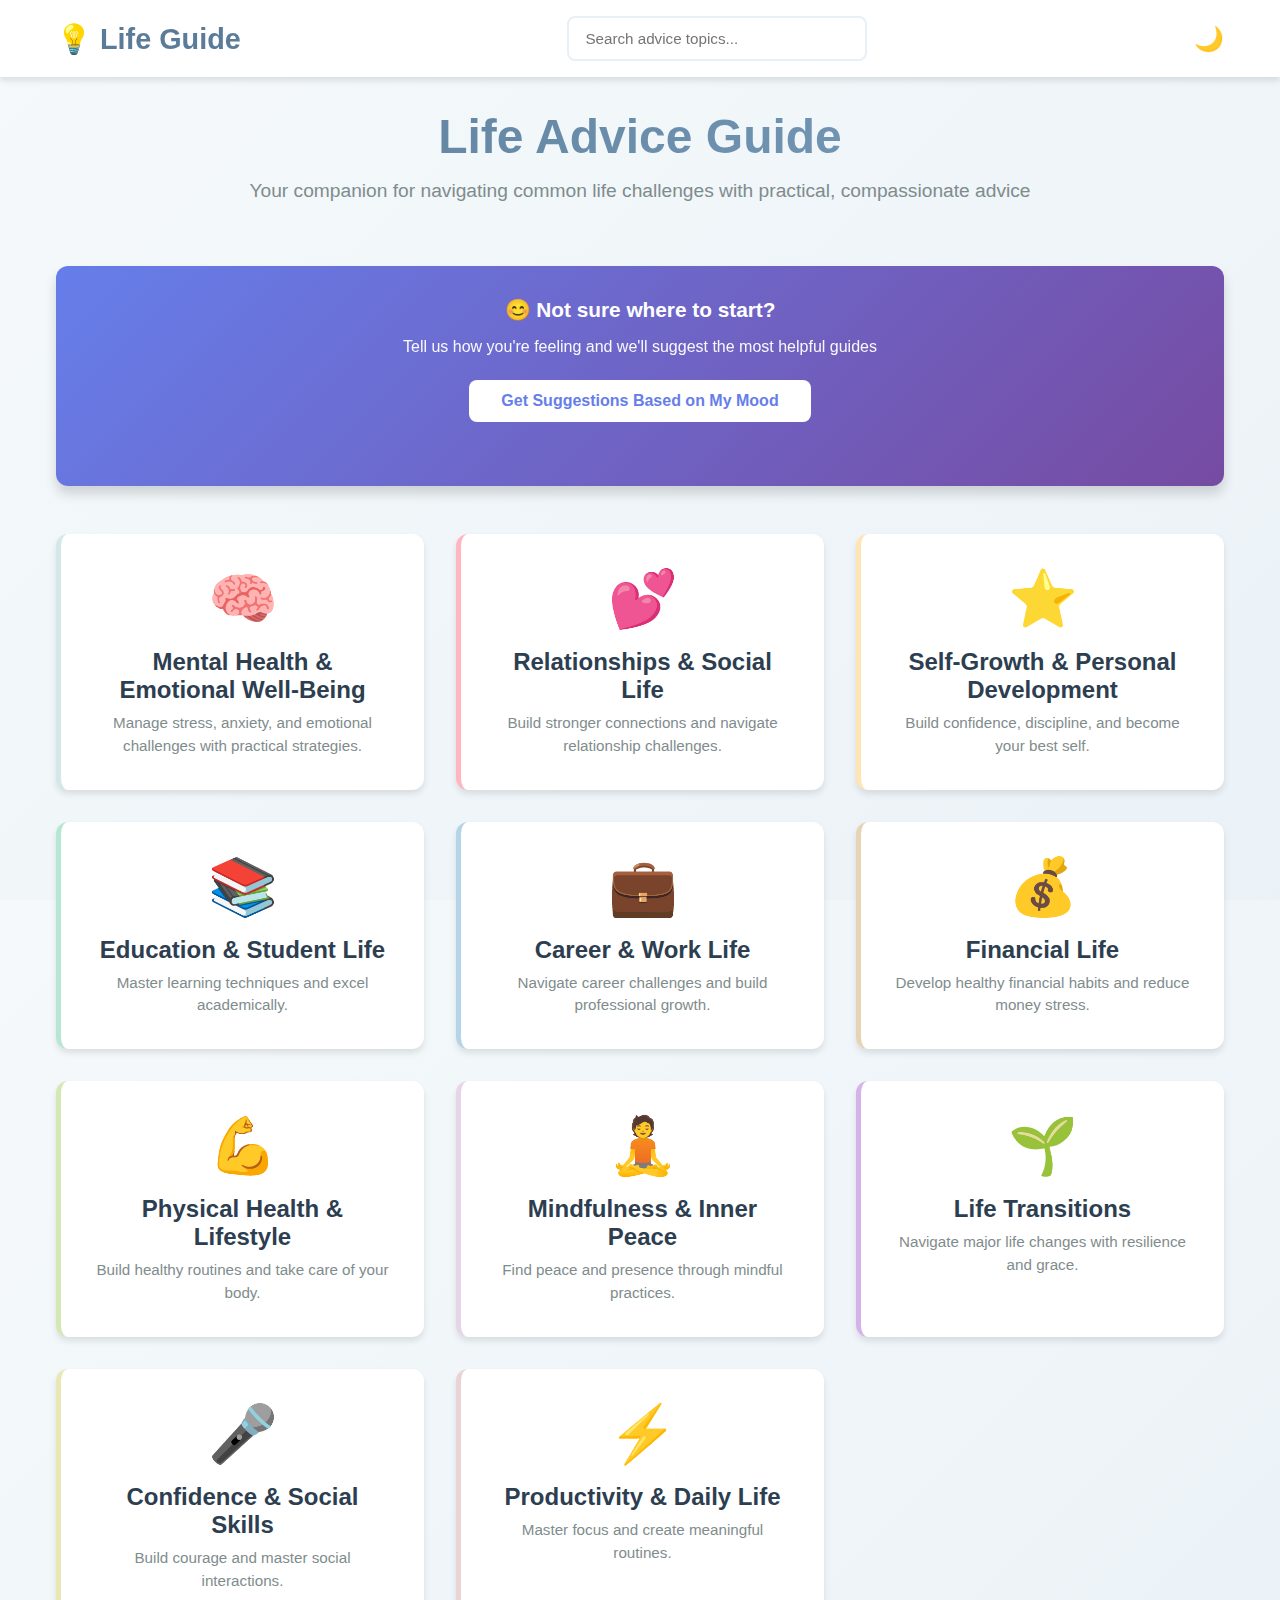
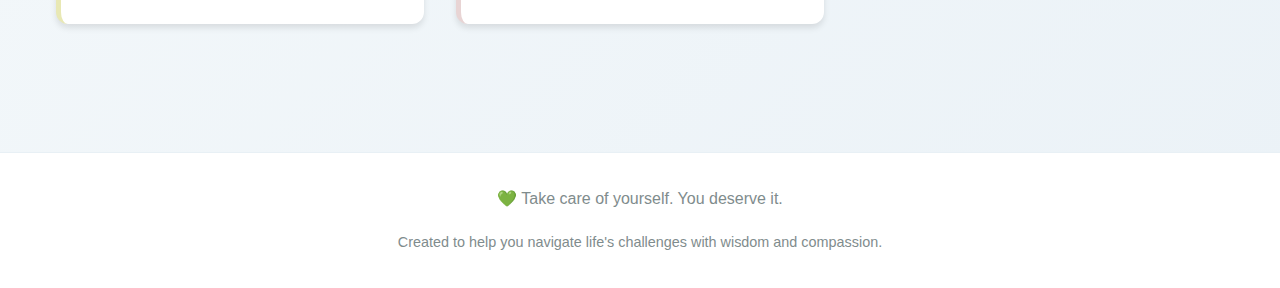
<file: index.html>
<!DOCTYPE html>
<html lang="en">
<head>
  <meta charset="UTF-8">
  <meta name="viewport" content="width=device-width, initial-scale=1.0">
  <title>Life Advice Guide - Handle Common Life Problems</title>
  <meta name="description" content="A comprehensive guide to help you deal with stress, relationships, career, finances, mental health, and personal growth.">
  <link rel="stylesheet" href="assets/css/style.css">
</head>
<body>
  <!-- Header & Navigation -->
  <header>
    <nav>
      <a href="index.html" class="logo">
        💡 Life Guide
      </a>
      
      <div class="search-container">
        <input 
          type="text" 
          id="search-input" 
          class="search-input" 
          placeholder="Search advice topics..."
        >
      </div>

      <div class="nav-controls">
        <button id="theme-toggle" class="theme-toggle" title="Toggle dark mode">🌙</button>
        <button id="menu-toggle" class="menu-toggle" title="Toggle menu">
          <span></span>
          <span></span>
          <span></span>
        </button>
      </div>
    </nav>
  </header>

  <!-- Main Content -->
  <main>
    <div class="container">
      <!-- Hero Section -->
      <section class="hero">
        <h1>Life Advice Guide</h1>
        <p>Your companion for navigating common life challenges with practical, compassionate advice</p>
      </section>

      <!-- Mood-Based Suggestions -->
      <div class="mood-widget">
        <h2>😊 Not sure where to start?</h2>
        <p>Tell us how you're feeling and we'll suggest the most helpful guides</p>
        <button class="mood-btn" id="mood-btn">Get Suggestions Based on My Mood</button>
        <div id="mood-suggestions"></div>
      </div>

      <!-- Categories Grid -->
      <section class="categories-grid" id="categories-container">
        <!-- Generated by JavaScript -->
      </section>
    </div>
  </main>

  <!-- Footer -->
  <footer>
    <p>💚 Take care of yourself. You deserve it.</p>
    <p style="font-size: 0.9rem; margin-top: 1rem;">
      Created to help you navigate life's challenges with wisdom and compassion.
    </p>
  </footer>

  <!-- Scripts -->
  <script src="assets/js/data.js"></script>
  <script src="assets/js/main.js"></script>
  
  <script>
    // Generate category cards on home page
    document.addEventListener('DOMContentLoaded', () => {
      const container = document.getElementById('categories-container');
      if (container) {
        const categories = getAllCategories();
        container.innerHTML = categories.map(cat => `
          <div class="category-card" data-category="${cat.id}" style="border-left-color: ${cat.color};">
            <div class="category-icon">${cat.emoji}</div>
            <h2 class="category-title">${cat.title}</h2>
            <p class="category-description">${cat.description}</p>
          </div>
        `).join('');
        
        setupCategoryCards();
      }
    });
  </script>
</body>
</html>
</file>
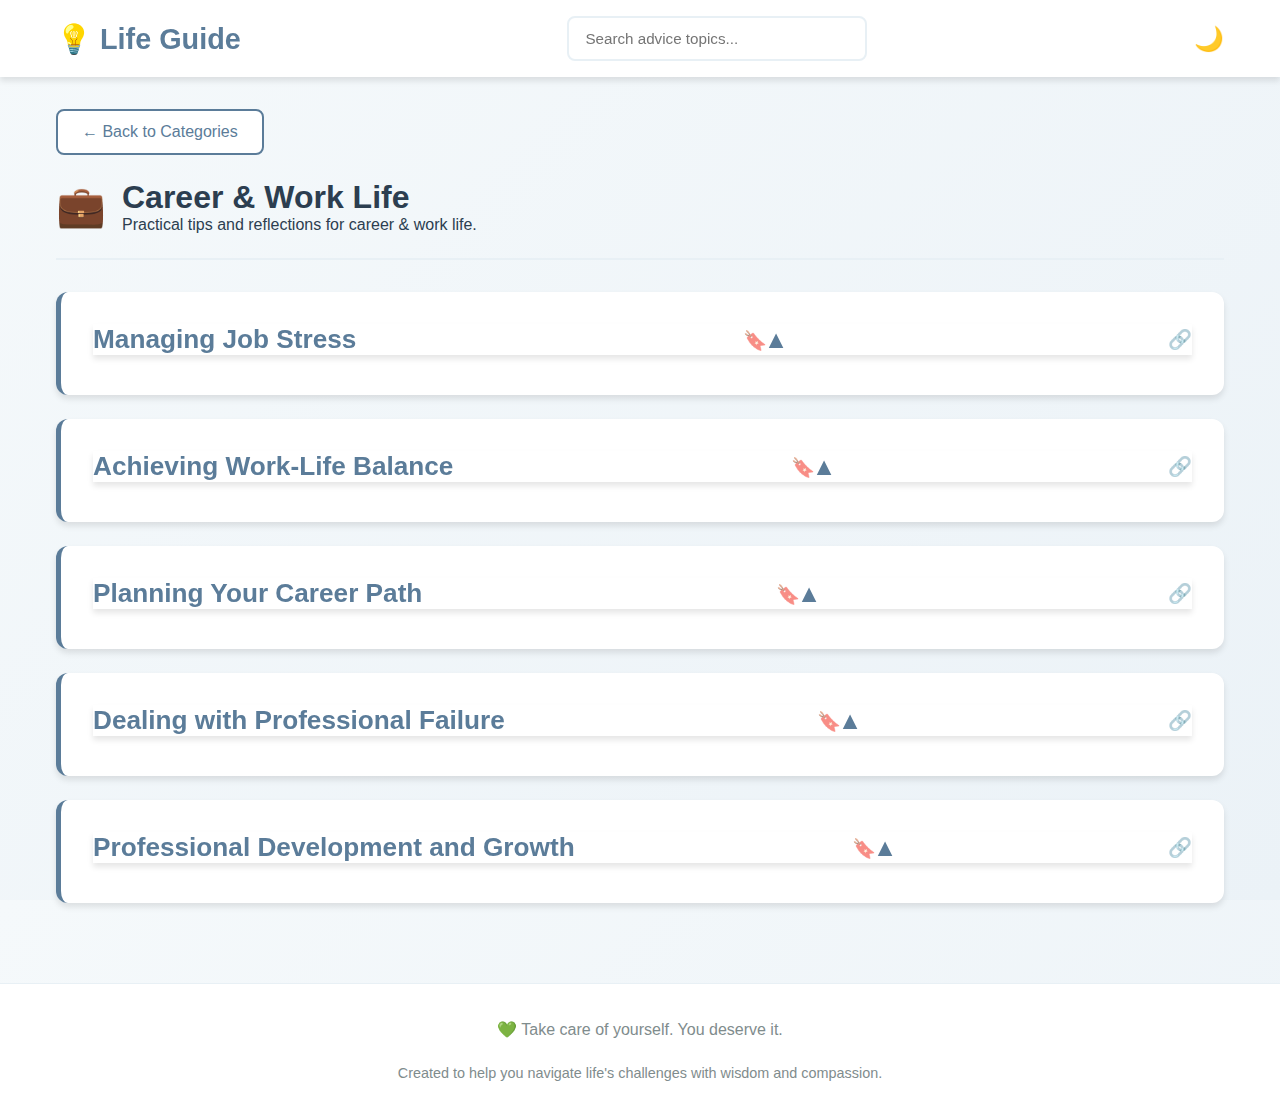
<file: pages/career.html>
<!DOCTYPE html>
<html lang="en">
<head>
  <meta charset="UTF-8">
  <meta name="viewport" content="width=device-width, initial-scale=1.0">
  <title>Career & Work-Life Balance - Life Advice Guide</title>
  <link rel="stylesheet" href="../assets/css/style.css">
</head>
<body>
  <!-- Header & Navigation -->
  <header>
    <nav>
      <a href="../index.html" class="logo">
        💡 Life Guide
      </a>
      
      <div class="search-container">
        <input 
          type="text" 
          id="search-input" 
          class="search-input" 
          placeholder="Search advice topics..."
        >
      </div>

      <div class="nav-controls">
        <button id="theme-toggle" class="theme-toggle" title="Toggle dark mode">🌙</button>
        <button id="menu-toggle" class="menu-toggle" title="Toggle menu">
          <span></span>
          <span></span>
          <span></span>
        </button>
      </div>
    </nav>
  </header>

  <!-- Main Content -->
  <main>
    <div class="container">
      <!-- Back Button -->
      <a href="../index.html" class="back-btn">← Back to Categories</a>

      <!-- Page Header -->
      <div class="page-header" id="page-header">
        <!-- Generated by JavaScript -->
      </div>

      <!-- Advice List -->
      <section class="advice-list" id="advice-list">
        <!-- Generated by JavaScript -->
      </section>
    </div>
  </main>

  <!-- Footer -->
  <footer>
    <p>💚 Take care of yourself. You deserve it.</p>
    <p style="font-size: 0.9rem; margin-top: 1rem;">
      Created to help you navigate life's challenges with wisdom and compassion.
    </p>
  </footer>

  <!-- Scripts -->
  <script src="../assets/js/data.js"></script>
  <script src="../assets/js/main.js"></script>
  
  <script>
    document.addEventListener('DOMContentLoaded', () => {
      const path = window.location.pathname;
      const match = path.match(/\/pages\/([^.]+)\.html/);
      const categoryId = match ? match[1] : null;
      const category = adviceData[categoryId];
      const items = (category && category.advice) || [];
      document.title = category ? category.title + ' - Life Advice Guide' : 'Life Advice Guide';
      const header = document.getElementById('page-header');
      if (category) {
        header.innerHTML = `<span class="page-icon">${category.emoji}</span><div><h1>${category.title}</h1><p class="lead">Practical tips and reflections for ${category.title.toLowerCase()}.</p></div>`;
      }
      const list = document.getElementById('advice-list');
      if (!category) {
        list.innerHTML = '<p style="text-align: center; padding: 2rem;">Category not found. <a href="../index.html">Return home</a></p>';
        return;
      }
      if (!items.length) {
        list.innerHTML = '<p>No advice items found for this category yet.</p>';
      } else {
        list.innerHTML = items.map(item => `<article class="advice-item collapsed" data-id="${item.id}" aria-expanded="false"><header class="advice-title" role="button" tabindex="0" aria-controls="content-${item.id}"><h3>${item.title}</h3><div class="advice-title-right"><button class="bookmark-btn" data-id="${item.id}" aria-label="Bookmark ${item.title}">🔖</button><span class="collapse-icon" aria-hidden="true">▶</span></div></header><div id="content-${item.id}" class="advice-content" hidden><p class="advice-problem"><strong>Problem:</strong> ${item.problem}</p><p class="advice-description">${item.description}</p><h4>Steps to Take</h4><ol class="advice-steps">${(item.steps||[]).map(s=>`<li>${s}</li>`).join('')}</ol>${item.reflection?`<div class="advice-reflection"><strong>Reflect:</strong> ${item.reflection}</div>`:''}${item.quote?`<blockquote class="advice-quote">${item.quote}</blockquote>`:''}</div></article>`).join('');
      }
      if (typeof setupCollapsibleItems === 'function') setupCollapsibleItems();
      else {
        document.querySelectorAll('.advice-title').forEach(h => {
          h.addEventListener('click', () => {
            const article = h.closest('.advice-item');
            const content = article.querySelector('.advice-content');
            const isOpen = !content.hidden;
            content.hidden = isOpen;
            article.classList.toggle('expanded', !isOpen);
            article.classList.toggle('collapsed', isOpen);
            article.setAttribute('aria-expanded', !isOpen ? 'true' : 'false');
          });
          h.addEventListener('keydown', e => { if (e.key === 'Enter' || e.key === ' ') h.click(); });
        });
      }
      if (typeof setupBookmarking === 'function') setupBookmarking();
    });
  </script>
</body>
</html>
</file>
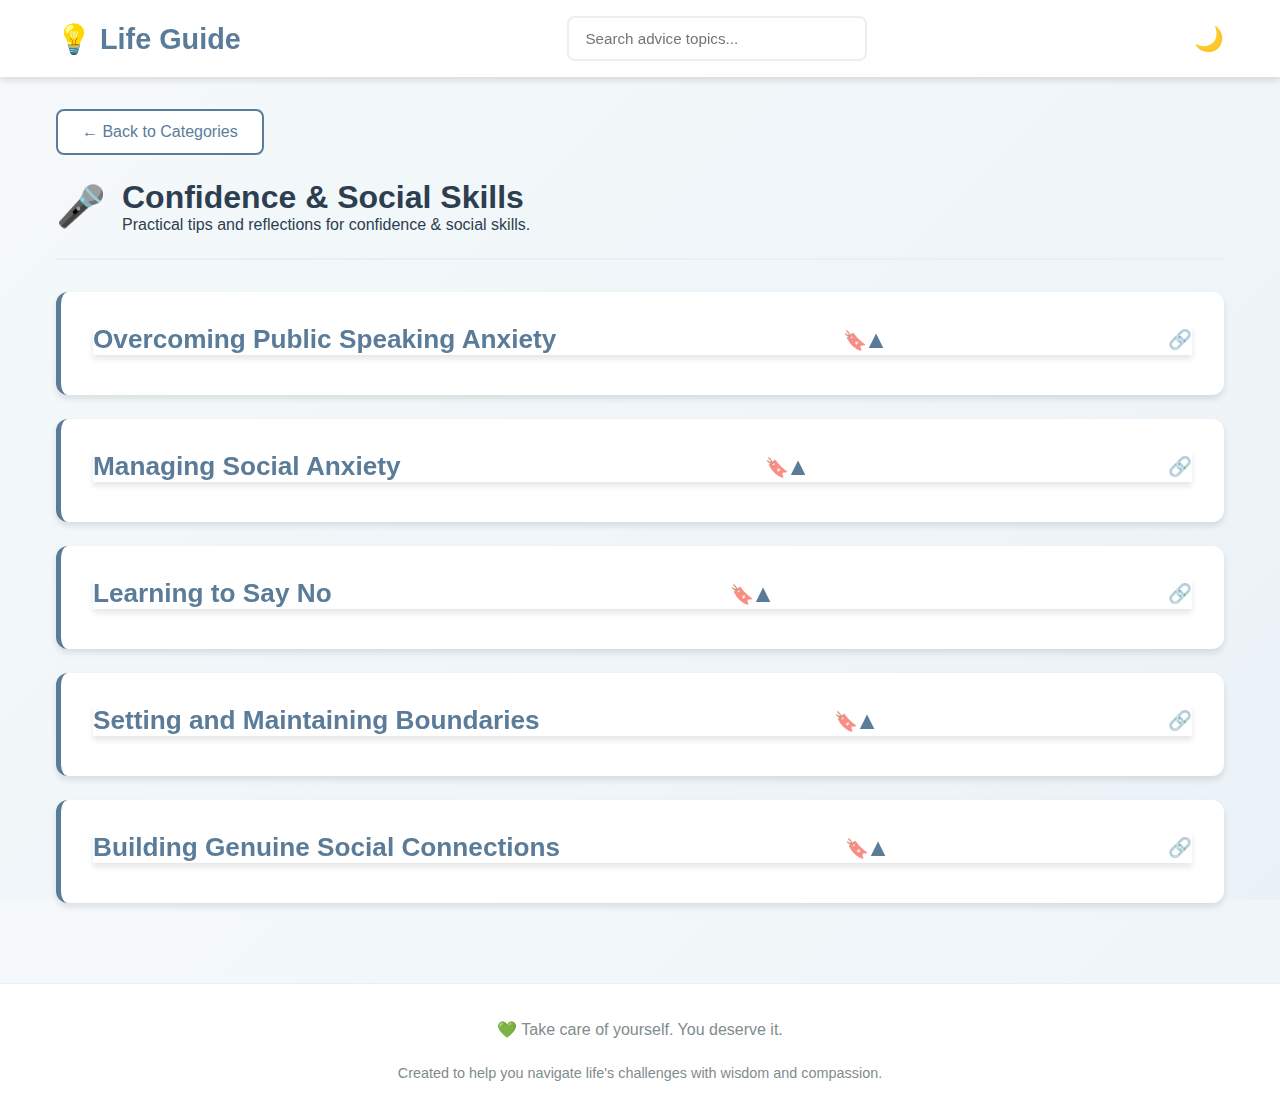
<file: pages/confidence.html>
<!DOCTYPE html>
<html lang="en">
<head>
  <meta charset="UTF-8">
  <meta name="viewport" content="width=device-width, initial-scale=1.0">
  <title>Confidence & Social Skills - Life Advice Guide</title>
  <link rel="stylesheet" href="../assets/css/style.css">
</head>
<body>
  <header>
    <nav>
      <a href="../index.html" class="logo">💡 Life Guide</a>
      <div class="search-container">
        <input type="text" id="search-input" class="search-input" placeholder="Search advice topics...">
      </div>
      <div class="nav-controls">
        <button id="theme-toggle" class="theme-toggle">🌙</button>
        <button id="menu-toggle" class="menu-toggle"><span></span><span></span><span></span></button>
      </div>
    </nav>
  </header>
  <main>
    <div class="container">
      <a href="../index.html" class="back-btn">← Back to Categories</a>
      <div class="page-header" id="page-header"></div>
      <section class="advice-list" id="advice-list"></section>
    </div>
  </main>
  <footer>
    <p>💚 Take care of yourself. You deserve it.</p>
    <p style="font-size: 0.9rem; margin-top: 1rem;">Created to help you navigate life's challenges with wisdom and compassion.</p>
  </footer>
  <script src="../assets/js/data.js"></script>
  <script src="../assets/js/main.js"></script>
  <script>
    document.addEventListener('DOMContentLoaded', () => {
      const path = window.location.pathname;
      const match = path.match(/\/pages\/([^.]+)\.html/);
      const categoryId = match ? match[1] : null;
      const category = adviceData[categoryId];
      const items = (category && category.advice) || [];
      document.title = category ? category.title + ' - Life Advice Guide' : 'Life Advice Guide';
      const header = document.getElementById('page-header');
      if (category) {
        header.innerHTML = `<span class="page-icon">${category.emoji}</span><div><h1>${category.title}</h1><p class="lead">Practical tips and reflections for ${category.title.toLowerCase()}.</p></div>`;
      }
      const listContainer = document.getElementById('advice-list');
      if (!category) {
        listContainer.innerHTML = `<p style="text-align: center; padding: 2rem;">Category not found. <a href="../index.html">Return home</a></p>`;
      } else if (items.length === 0) {
        listContainer.innerHTML = '<p>No advice items found for this category yet.</p>';
      } else {
        listContainer.innerHTML = items.map((item) => `<article class="advice-item collapsed" data-id="${item.id}"><header class="advice-title" role="button" tabindex="0"><h3>${item.title}</h3><div class="advice-title-right"><button class="bookmark-btn" data-id="${item.id}">🔖</button><span class="collapse-icon">▶</span></div></header><div class="advice-content" hidden><p class="advice-problem"><strong>Problem:</strong> ${item.problem}</p><p class="advice-description">${item.description}</p><h4>Steps to Take</h4><ol class="advice-steps">${item.steps.map(step => `<li>${step}</li>`).join('')}</ol>${item.reflection ? `<div class="advice-reflection"><strong>Reflect:</strong> ${item.reflection}</div>` : ''}${item.quote ? `<blockquote class="advice-quote">${item.quote}</blockquote>` : ''}</div></article>`).join('');
      }
      if (typeof setupCollapsibleItems === 'function') setupCollapsibleItems();
      if (typeof setupBookmarking === 'function') setupBookmarking();
    });
  </script>
</body>
</html>
</file>
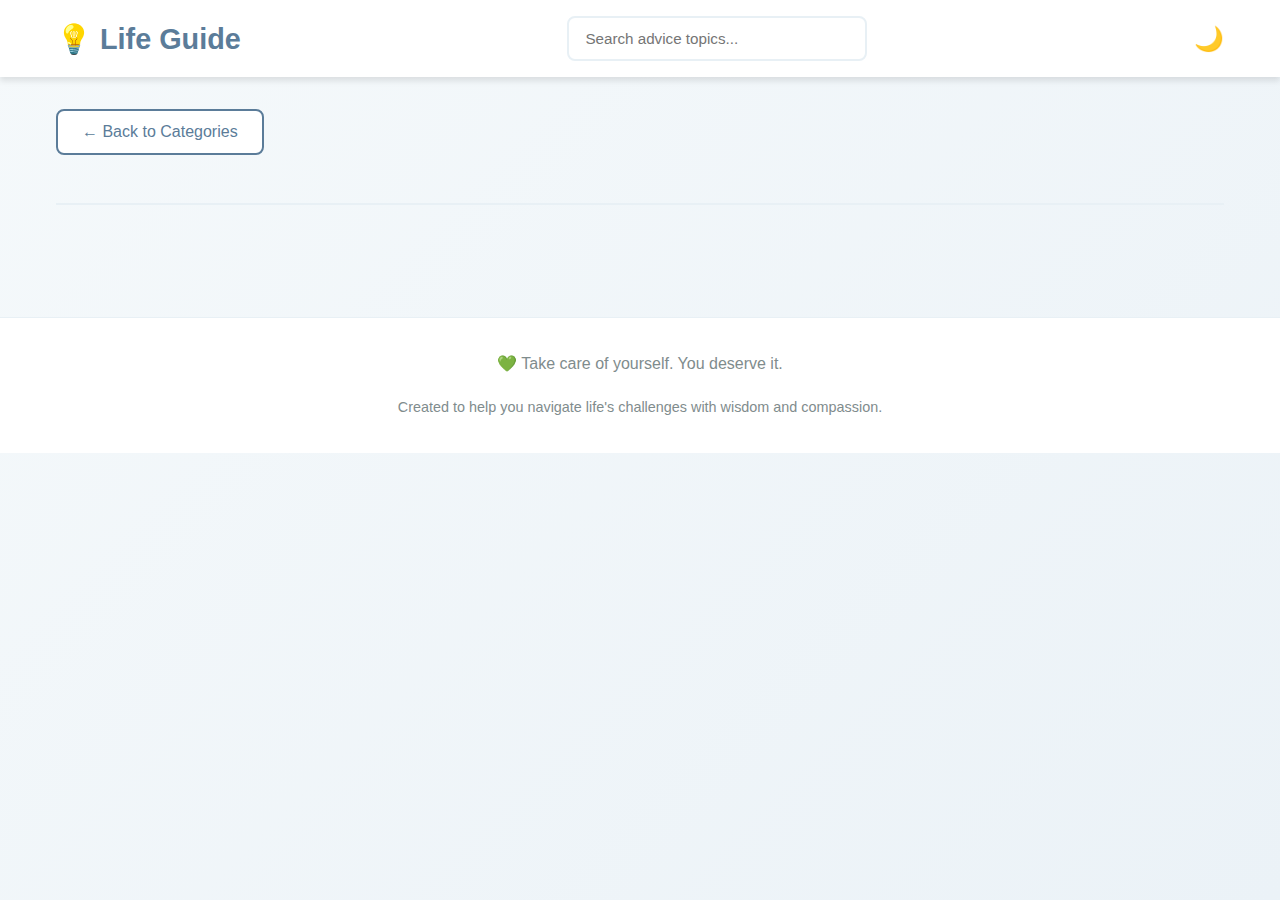
<file: pages/education.html>
<!DOCTYPE html>
<html lang="en">
<head>
  <meta charset="UTF-8">
  <meta name="viewport" content="width=device-width, initial-scale=1.0">
  <title>Education & Student Life - Life Advice Guide</title>
  <link rel="stylesheet" href="../assets/css/style.css">
</head>
<body>
  <!-- Header & Navigation -->
  <header>
    <nav>
      <a href="../index.html" class="logo">
        💡 Life Guide
      </a>
      
      <div class="search-container">
        <input 
          type="text" 
          id="search-input" 
          class="search-input" 
          placeholder="Search advice topics..."
        >
      </div>

      <div class="nav-controls">
        <button id="theme-toggle" class="theme-toggle" title="Toggle dark mode">🌙</button>
        <button id="menu-toggle" class="menu-toggle" title="Toggle menu">
          <span></span>
          <span></span>
          <span></span>
        </button>
      </div>
    </nav>
  </header>

  <!-- Main Content -->
  <main>
    <div class="container">
      <!-- Back Button -->
      <a href="../index.html" class="back-btn">← Back to Categories</a>

      <!-- Page Header -->
      <div class="page-header" id="page-header">
        <!-- Generated by JavaScript -->
      </div>

      <!-- Advice List -->
      <section class="advice-list" id="advice-list">
        <!-- Generated by JavaScript -->
      </section>
    </div>
  </main>

  <!-- Footer -->
  <footer>
    <p>💚 Take care of yourself. You deserve it.</p>
    <p style="font-size: 0.9rem; margin-top: 1rem;">
      Created to help you navigate life's challenges with wisdom and compassion.
    </p>
  </footer>

  <script>
    // Load category content
    document.addEventListener('DOMContentLoaded', () => {
      const path = window.location.pathname;
      const match = path.match(/\/pages\/([^.]+)\.html/);
      const categoryId = match ? match[1] : null;
      const category = adviceData[categoryId];
      const items = (category && category.advice) || [];
      document.title = category ? category.title + ' - Life Advice Guide' : 'Life Advice Guide';
      const header = document.getElementById('page-header');
      if (category) {
        header.innerHTML = `<span class="page-icon">${category.emoji}</span><div><h1>${category.title}</h1><p class="lead">Practical tips and reflections for ${category.title.toLowerCase()}.</p></div>`;
      }
      const listContainer = document.getElementById('advice-list');
      if (!category) {
        listContainer.innerHTML = `<p style="text-align: center; padding: 2rem;">Category not found. <a href="../index.html">Return home</a></p>`;
        return;
      }
      if (items.length === 0) {
        listContainer.innerHTML = '<p>No advice items found for this category yet.</p>';
      } else {
        listContainer.innerHTML = items.map((item) => `<article class="advice-item collapsed" data-id="${item.id}"><header class="advice-title" role="button" tabindex="0"><h3>${item.title}</h3><div class="advice-title-right"><button class="bookmark-btn" data-id="${item.id}">🔖</button><span class="collapse-icon">▶</span></div></header><div class="advice-content" hidden><p class="advice-problem"><strong>Problem:</strong> ${item.problem}</p><p class="advice-description">${item.description}</p><h4>Steps to Take</h4><ol class="advice-steps">${item.steps.map(step => `<li>${step}</li>`).join('')}</ol>${item.reflection ? `<div class="advice-reflection"><strong>Reflect:</strong> ${item.reflection}</div>` : ''}${item.quote ? `<blockquote class="advice-quote">${item.quote}</blockquote>` : ''}</div></article>`).join('');
      }
      if (typeof setupCollapsibleItems === 'function') setupCollapsibleItems();
      if (typeof setupBookmarking === 'function') setupBookmarking();
    });
  </script>
</body>
</html>
</file>
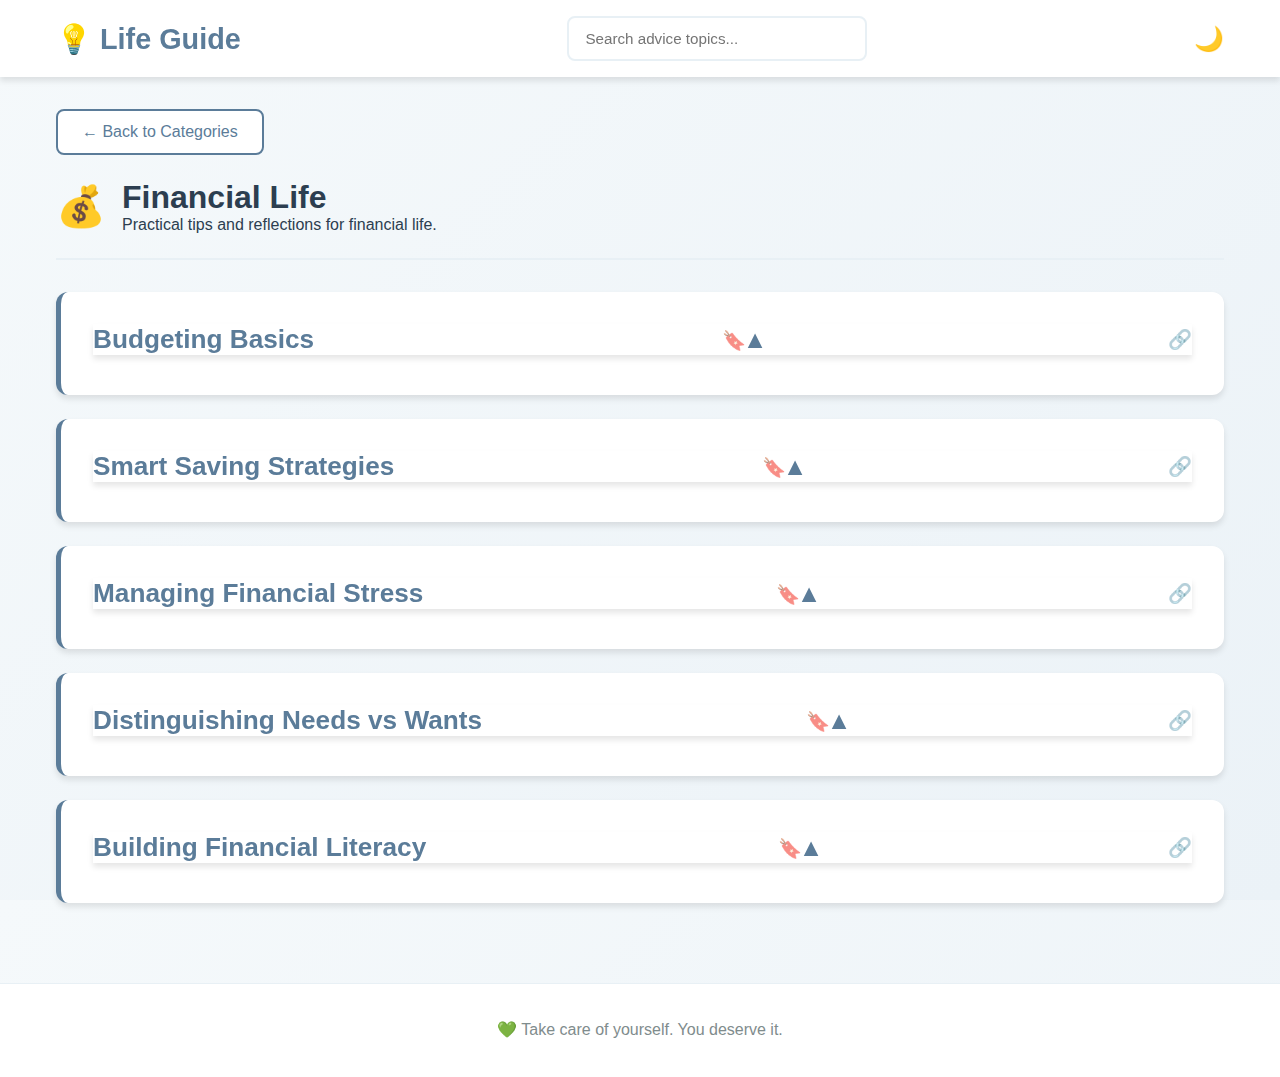
<file: pages/finance.html>
<!DOCTYPE html>
<html lang="en">
<head>
  <meta charset="UTF-8" />
  <meta name="viewport" content="width=device-width,initial-scale=1" />
  <title>Life Advice Guide</title>
  <link rel="stylesheet" href="../assets/css/style.css" />
</head>
<body>
  <header>
    <nav>
      <a href="../index.html" class="logo">💡 Life Guide</a>
      <div class="search-container">
        <input type="text" id="search-input" class="search-input" placeholder="Search advice topics..." />
      </div>
      <div class="nav-controls">
        <button id="theme-toggle" class="theme-toggle" title="Toggle dark mode">🌙</button>
        <button id="menu-toggle" class="menu-toggle" title="Toggle menu"><span></span><span></span><span></span></button>
      </div>
    </nav>
  </header>

  <main>
    <div class="container">
      <a href="../index.html" class="back-btn">← Back to Categories</a>
      <div class="page-header" id="page-header"></div>
      <section class="advice-list" id="advice-list"></section>
    </div>
  </main>

  <footer>
    <p>💚 Take care of yourself. You deserve it.</p>
  </footer>

  <script src="../assets/js/data.js"></script>
  <script src="../assets/js/main.js"></script>
  <script>
    document.addEventListener('DOMContentLoaded', () => {
      const path = window.location.pathname;
      const match = path.match(/\/pages\/([^.]+)\.html/);
      const categoryId = match ? match[1] : null;
      const category = adviceData[categoryId];
      const items = (category && category.advice) || [];
      document.title = category ? category.title + ' - Life Advice Guide' : 'Life Advice Guide';

      const header = document.getElementById('page-header');
      if (category) {
        header.innerHTML = `<span class="page-icon" aria-hidden="true">${category.emoji}</span><div><h1>${category.title}</h1><p class="lead">Practical tips and reflections for ${category.title.toLowerCase()}.</p></div>`;
      }

      const list = document.getElementById('advice-list');
      if (!category) {
        list.innerHTML = '<p style="text-align: center; padding: 2rem;">Category not found. <a href="../index.html">Return home</a></p>';
        return;
      }
      if (!items.length) {
        list.innerHTML = '<p>No advice items found for this category yet.</p>';
      } else {
        list.innerHTML = items.map(item => `<article class="advice-item collapsed" data-id="${item.id}" aria-expanded="false"><header class="advice-title" role="button" tabindex="0" aria-controls="content-${item.id}"><h3>${item.title}</h3><div class="advice-title-right"><button class="bookmark-btn" data-id="${item.id}" aria-label="Bookmark ${item.title}">🔖</button><span class="collapse-icon" aria-hidden="true">▶</span></div></header><div id="content-${item.id}" class="advice-content" hidden><p class="advice-problem"><strong>Problem:</strong> ${item.problem}</p><p class="advice-description">${item.description}</p><h4>Steps to Take</h4><ol class="advice-steps">${(item.steps||[]).map(s=>`<li>${s}</li>`).join('')}</ol>${item.reflection?`<div class="advice-reflection"><strong>Reflect:</strong> ${item.reflection}</div>`:''}${item.quote?`<blockquote class="advice-quote">${item.quote}</blockquote>`:''}</div></article>`).join('');
      }

      if (typeof setupCollapsibleItems === 'function') setupCollapsibleItems();
      else {
        document.querySelectorAll('.advice-title').forEach(h => {
          h.addEventListener('click', () => {
            const article = h.closest('.advice-item');
            const content = article.querySelector('.advice-content');
            const isOpen = !content.hidden;
            content.hidden = isOpen;
            article.classList.toggle('expanded', !isOpen);
            article.classList.toggle('collapsed', isOpen);
            article.setAttribute('aria-expanded', !isOpen ? 'true' : 'false');
          });
          h.addEventListener('keydown', e => { if (e.key === 'Enter' || e.key === ' ') h.click(); });
        });
      }

      if (typeof setupBookmarking === 'function') setupBookmarking();
      else {
        document.querySelectorAll('.bookmark-btn').forEach(btn => {
          btn.addEventListener('click', e => {
            e.stopPropagation();
            const id = btn.dataset.id;
            const item = items.find(i => i.id === id);
            if (!item) return;
            if (typeof isBookmarked === 'function' && isBookmarked(id)) {
              if (typeof removeBookmark === 'function') removeBookmark(id);
              btn.classList.remove('bookmarked');
            } else {
              if (typeof saveBookmark === 'function') saveBookmark(Object.assign({},item,{category:categoryId}));
              btn.classList.add('bookmarked');
            }
          });
        });
        if (typeof getAllBookmarks === 'function') {
          const bm = getAllBookmarks();
          document.querySelectorAll('.bookmark-btn').forEach(b => { if (bm.some(x=>x.id===b.dataset.id)) b.classList.add('bookmarked'); });
        }
      }
    });
  </script>
</body>
</html>
</file>
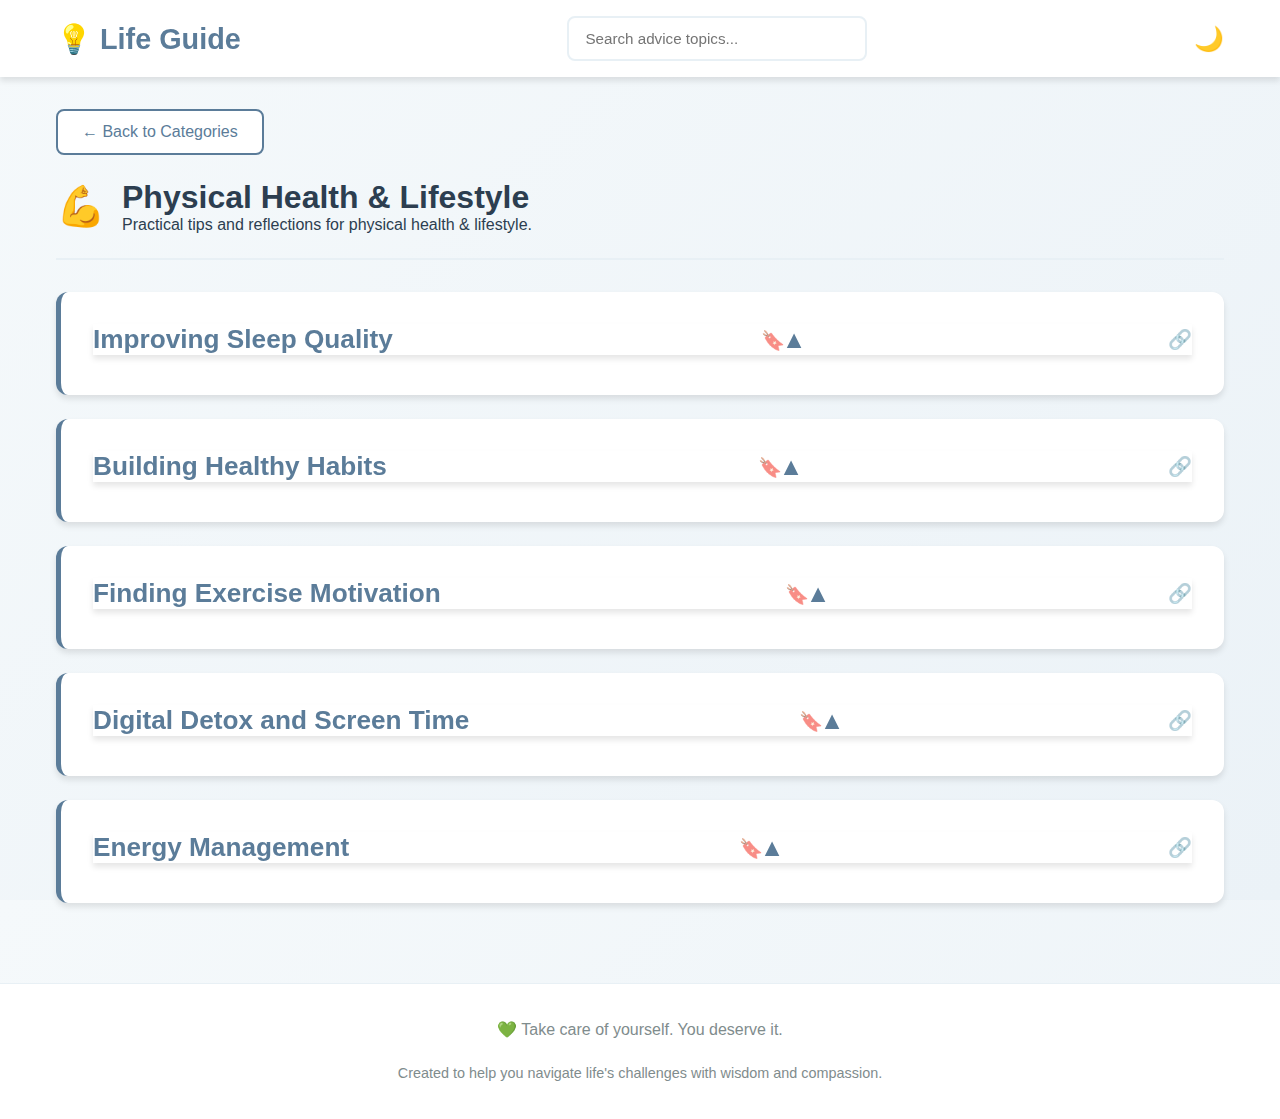
<file: pages/health.html>
<!DOCTYPE html>
<html lang="en">
<head>
  <meta charset="UTF-8">
  <meta name="viewport" content="width=device-width, initial-scale=1.0">
  <title>Physical Health - Life Advice Guide</title>
  <link rel="stylesheet" href="../assets/css/style.css">
</head>
<body>
  <header>
    <nav>
      <a href="../index.html" class="logo">💡 Life Guide</a>
      <div class="search-container">
        <input type="text" id="search-input" class="search-input" placeholder="Search advice topics...">
      </div>
      <div class="nav-controls">
        <button id="theme-toggle" class="theme-toggle">🌙</button>
        <button id="menu-toggle" class="menu-toggle"><span></span><span></span><span></span></button>
      </div>
    </nav>
  </header>
  <main>
    <div class="container">
      <a href="../index.html" class="back-btn">← Back to Categories</a>
      <div class="page-header" id="page-header"></div>
      <section class="advice-list" id="advice-list"></section>
    </div>
  </main>
  <footer>
    <p>💚 Take care of yourself. You deserve it.</p>
    <p style="font-size: 0.9rem; margin-top: 1rem;">Created to help you navigate life's challenges with wisdom and compassion.</p>
  </footer>
  <script src="../assets/js/data.js"></script>
  <script src="../assets/js/main.js"></script>
  <script>
    document.addEventListener('DOMContentLoaded', () => {
      const path = window.location.pathname;
      const match = path.match(/\/pages\/([^.]+)\.html/);
      const categoryId = match ? match[1] : null;
      const category = adviceData[categoryId];
      const items = (category && category.advice) || [];
      document.title = category ? category.title + ' - Life Advice Guide' : 'Life Advice Guide';
      const header = document.getElementById('page-header');
      if (category) {
        header.innerHTML = `<span class="page-icon">${category.emoji}</span><div><h1>${category.title}</h1><p class="lead">Practical tips and reflections for ${category.title.toLowerCase()}.</p></div>`;
      }
      const listContainer = document.getElementById('advice-list');
      if (!category) {
        listContainer.innerHTML = `<p style="text-align: center; padding: 2rem;">Category not found. <a href="../index.html">Return home</a></p>`;
      } else if (items.length === 0) {
        listContainer.innerHTML = '<p>No advice items found for this category yet.</p>';
      } else {
        listContainer.innerHTML = items.map((item) => `<article class="advice-item collapsed" data-id="${item.id}"><header class="advice-title" role="button" tabindex="0"><h3>${item.title}</h3><div class="advice-title-right"><button class="bookmark-btn" data-id="${item.id}">🔖</button><span class="collapse-icon">▶</span></div></header><div class="advice-content" hidden><p class="advice-problem"><strong>Problem:</strong> ${item.problem}</p><p class="advice-description">${item.description}</p><h4>Steps to Take</h4><ol class="advice-steps">${item.steps.map(step => `<li>${step}</li>`).join('')}</ol>${item.reflection ? `<div class="advice-reflection"><strong>Reflect:</strong> ${item.reflection}</div>` : ''}${item.quote ? `<blockquote class="advice-quote">${item.quote}</blockquote>` : ''}</div></article>`).join('');
      }
      if (typeof setupCollapsibleItems === 'function') setupCollapsibleItems();
      if (typeof setupBookmarking === 'function') setupBookmarking();
    });
  </script>
</body>
</html>
</file>
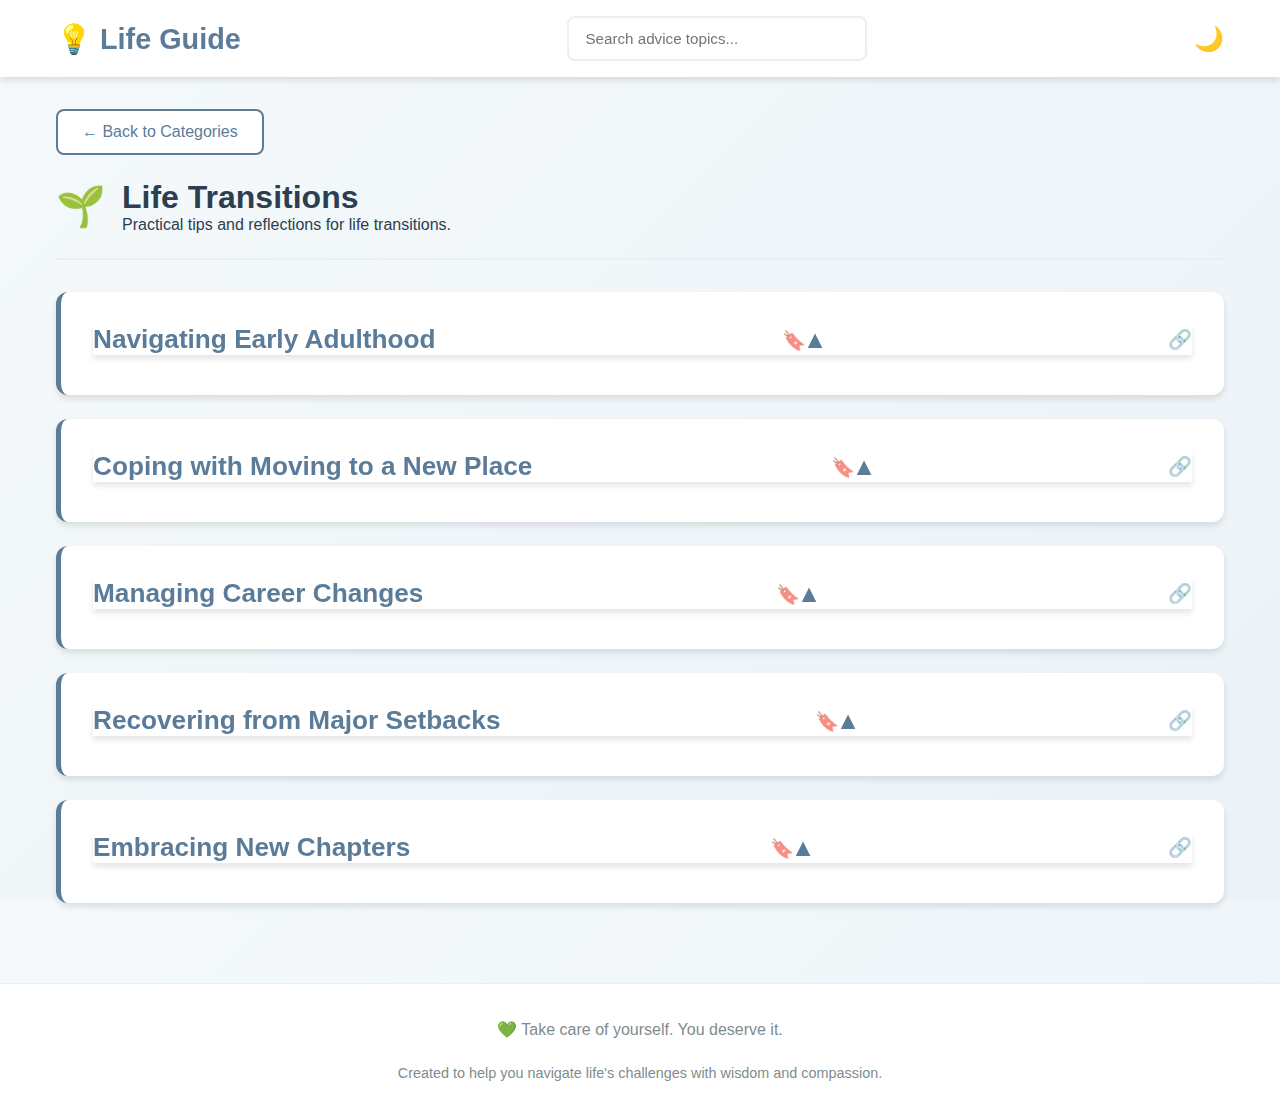
<file: pages/life-transitions.html>
<!DOCTYPE html>
<html lang="en">
<head>
  <meta charset="UTF-8">
  <meta name="viewport" content="width=device-width, initial-scale=1.0">
  <title>Life Transitions - Life Advice Guide</title>
  <link rel="stylesheet" href="../assets/css/style.css">
</head>
<body>
  <header>
    <nav>
      <a href="../index.html" class="logo">💡 Life Guide</a>
      <div class="search-container">
        <input type="text" id="search-input" class="search-input" placeholder="Search advice topics...">
      </div>
      <div class="nav-controls">
        <button id="theme-toggle" class="theme-toggle">🌙</button>
        <button id="menu-toggle" class="menu-toggle"><span></span><span></span><span></span></button>
      </div>
    </nav>
  </header>
  <main>
    <div class="container">
      <a href="../index.html" class="back-btn">← Back to Categories</a>
      <div class="page-header" id="page-header"></div>
      <section class="advice-list" id="advice-list"></section>
    </div>
  </main>
  <footer>
    <p>💚 Take care of yourself. You deserve it.</p>
    <p style="font-size: 0.9rem; margin-top: 1rem;">Created to help you navigate life's challenges with wisdom and compassion.</p>
  </footer>
  <script src="../assets/js/data.js"></script>
  <script src="../assets/js/main.js"></script>
  <script>
    document.addEventListener('DOMContentLoaded', () => {
      const path = window.location.pathname;
      const match = path.match(/\/pages\/([^.]+)\.html/);
      const categoryId = match ? match[1] : null;
      const category = adviceData[categoryId];
      const items = (category && category.advice) || [];
      document.title = category ? category.title + ' - Life Advice Guide' : 'Life Advice Guide';
      const header = document.getElementById('page-header');
      if (category) {
        header.innerHTML = `<span class="page-icon">${category.emoji}</span><div><h1>${category.title}</h1><p class="lead">Practical tips and reflections for ${category.title.toLowerCase()}.</p></div>`;
      }
      const listContainer = document.getElementById('advice-list');
      if (!category) {
        listContainer.innerHTML = `<p style="text-align: center; padding: 2rem;">Category not found. <a href="../index.html">Return home</a></p>`;
      } else if (items.length === 0) {
        listContainer.innerHTML = '<p>No advice items found for this category yet.</p>';
      } else {
        listContainer.innerHTML = items.map((item) => `<article class="advice-item collapsed" data-id="${item.id}"><header class="advice-title" role="button" tabindex="0"><h3>${item.title}</h3><div class="advice-title-right"><button class="bookmark-btn" data-id="${item.id}">🔖</button><span class="collapse-icon">▶</span></div></header><div class="advice-content" hidden><p class="advice-problem"><strong>Problem:</strong> ${item.problem}</p><p class="advice-description">${item.description}</p><h4>Steps to Take</h4><ol class="advice-steps">${item.steps.map(step => `<li>${step}</li>`).join('')}</ol>${item.reflection ? `<div class="advice-reflection"><strong>Reflect:</strong> ${item.reflection}</div>` : ''}${item.quote ? `<blockquote class="advice-quote">${item.quote}</blockquote>` : ''}</div></article>`).join('');
      }
      if (typeof setupCollapsibleItems === 'function') setupCollapsibleItems();
      if (typeof setupBookmarking === 'function') setupBookmarking();
    });
  </script>
</body>
</html>
</file>
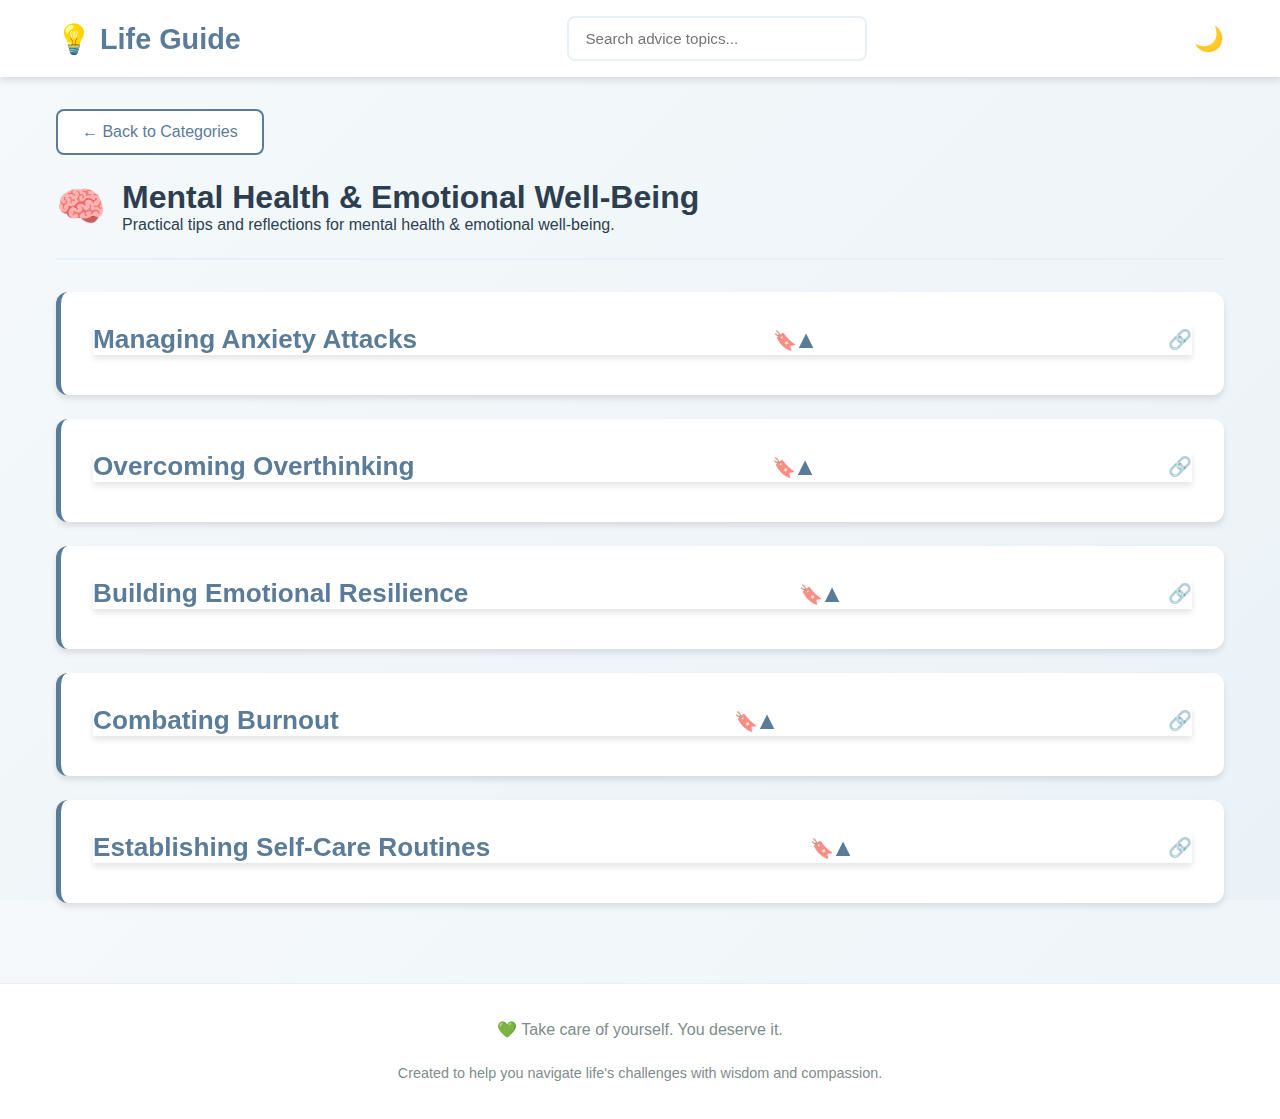
<file: pages/mental-health.html>
<!DOCTYPE html>
<html lang="en">
<head>
  <meta charset="UTF-8">
  <meta name="viewport" content="width=device-width, initial-scale=1.0">
  <title>Mental Health - Life Advice Guide</title>
  <link rel="stylesheet" href="../assets/css/style.css">
</head>
<body>
  <!-- Header & Navigation -->
  <header>
    <nav>
      <a href="../index.html" class="logo">
        💡 Life Guide
      </a>
      
      <div class="search-container">
        <input 
          type="text" 
          id="search-input" 
          class="search-input" 
          placeholder="Search advice topics..."
        >
      </div>

      <div class="nav-controls">
        <button id="theme-toggle" class="theme-toggle" title="Toggle dark mode">🌙</button>
        <button id="menu-toggle" class="menu-toggle" title="Toggle menu">
          <span></span>
          <span></span>
          <span></span>
        </button>
      </div>
    </nav>
  </header>

  <!-- Main Content -->
  <main>
    <div class="container">
      <!-- Back Button -->
      <a href="../index.html" class="back-btn">← Back to Categories</a>

      <!-- Page Header -->
      <div class="page-header" id="page-header">
        <!-- Generated by JavaScript -->
      </div>

      <!-- Advice List -->
      <section class="advice-list" id="advice-list">
        <!-- Generated by JavaScript -->
      </section>
    </div>
  </main>

  <!-- Footer -->
  <footer>
    <p>💚 Take care of yourself. You deserve it.</p>
    <p style="font-size: 0.9rem; margin-top: 1rem;">
      Created to help you navigate life's challenges with wisdom and compassion.
    </p>
  </footer>

  <!-- Scripts -->
  <script src="../assets/js/data.js"></script>
  <script src="../assets/js/main.js"></script>
  
  <script>
    // Load category content
    document.addEventListener('DOMContentLoaded', () => {
      // Get category ID from URL
      const path = window.location.pathname;
      const match = path.match(/\/pages\/([^.]+)\.html/);
      const categoryId = match ? match[1] : null;

      const category = adviceData[categoryId];
      const items = (category && category.advice) || [];
      document.title = category ? category.title + ' - Life Advice Guide' : 'Life Advice Guide';
      const header = document.getElementById('page-header');
      if (category) {
        header.innerHTML = `<span class="page-icon">${category.emoji}</span><div><h1>${category.title}</h1><p class="lead">Practical tips and reflections for ${category.title.toLowerCase()}.</p></div>`;
      }
      const listContainer = document.getElementById('advice-list');
      if (!category) {
        listContainer.innerHTML = `<p style="text-align: center; padding: 2rem;">Category not found. <a href="../index.html">Return home</a></p>`;
        return;
      }
      if (items.length === 0) {
        listContainer.innerHTML = '<p>No advice items found for this category yet.</p>';
      } else {
        listContainer.innerHTML = items.map((item) => `<article class="advice-item collapsed" data-id="${item.id}"><header class="advice-title" role="button" tabindex="0"><h3>${item.title}</h3><div class="advice-title-right"><button class="bookmark-btn" data-id="${item.id}">🔖</button><span class="collapse-icon">▶</span></div></header><div class="advice-content" hidden><p class="advice-problem"><strong>Problem:</strong> ${item.problem}</p><p class="advice-description">${item.description}</p><h4>Steps to Take</h4><ol class="advice-steps">${item.steps.map(step => `<li>${step}</li>`).join('')}</ol>${item.reflection ? `<div class="advice-reflection"><strong>Reflect:</strong> ${item.reflection}</div>` : ''}${item.quote ? `<blockquote class="advice-quote">${item.quote}</blockquote>` : ''}</div></article>`).join('');
      }
      if (typeof setupCollapsibleItems === 'function') setupCollapsibleItems();
      if (typeof setupBookmarking === 'function') setupBookmarking();
    });
  </script>
</body>
</html>
</file>
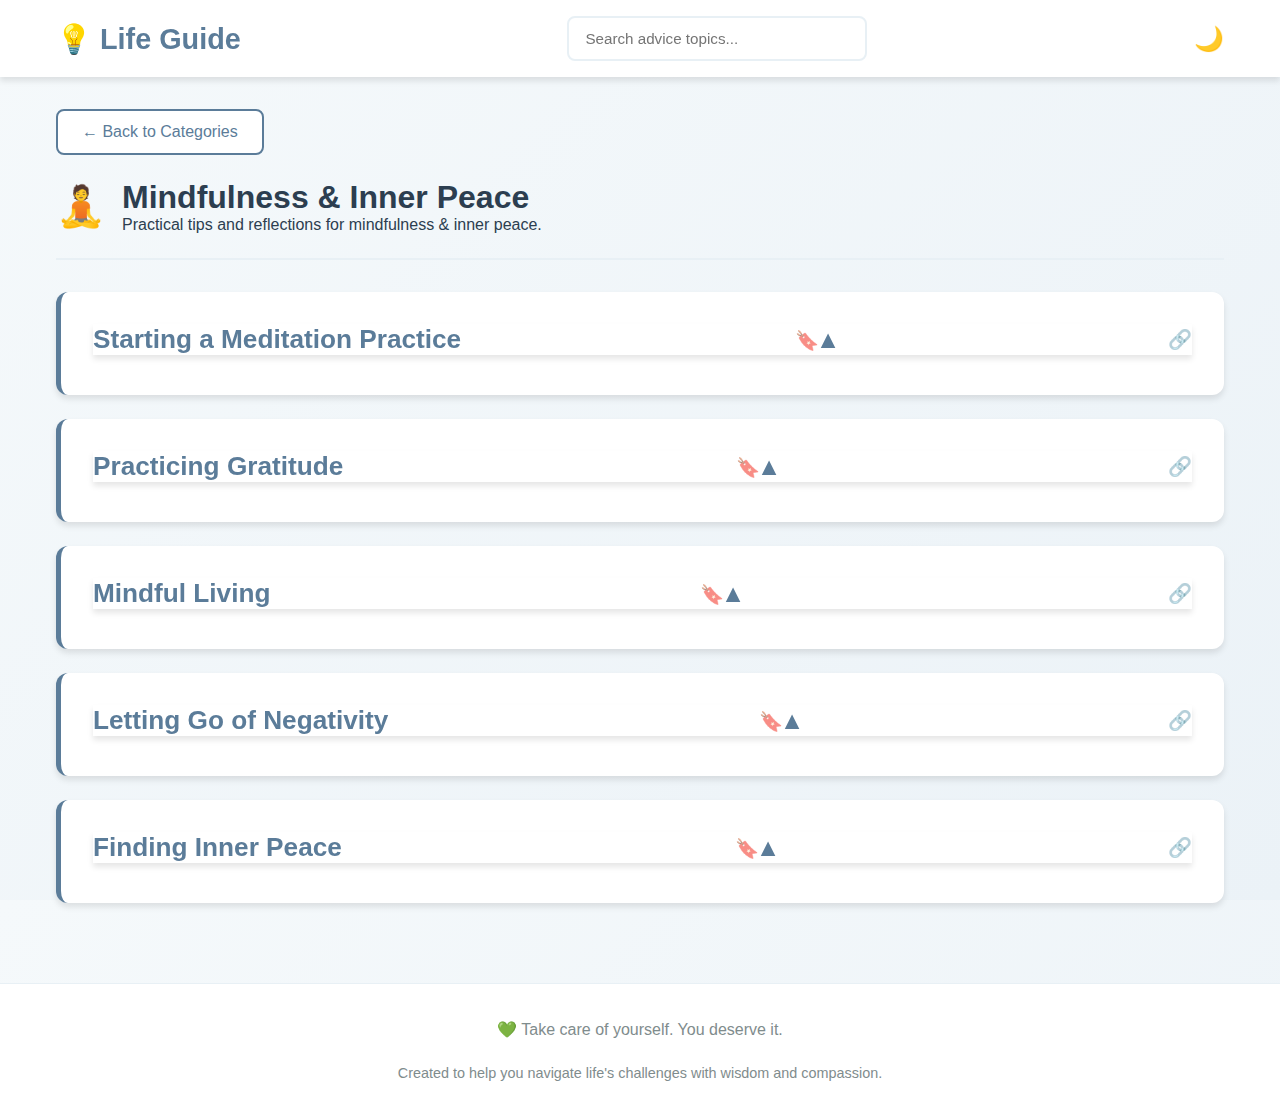
<file: pages/mindfulness.html>
<!DOCTYPE html>
<html lang="en">
<head>
  <meta charset="UTF-8">
  <meta name="viewport" content="width=device-width, initial-scale=1.0">
  <title>Mindfulness & Inner Peace - Life Advice Guide</title>
  <link rel="stylesheet" href="../assets/css/style.css">
</head>
<body>
  <header>
    <nav>
      <a href="../index.html" class="logo">💡 Life Guide</a>
      <div class="search-container">
        <input type="text" id="search-input" class="search-input" placeholder="Search advice topics...">
      </div>
      <div class="nav-controls">
        <button id="theme-toggle" class="theme-toggle">🌙</button>
        <button id="menu-toggle" class="menu-toggle"><span></span><span></span><span></span></button>
      </div>
    </nav>
  </header>
  <main>
    <div class="container">
      <a href="../index.html" class="back-btn">← Back to Categories</a>
      <div class="page-header" id="page-header"></div>
      <section class="advice-list" id="advice-list"></section>
    </div>
  </main>
  <footer>
    <p>💚 Take care of yourself. You deserve it.</p>
    <p style="font-size: 0.9rem; margin-top: 1rem;">Created to help you navigate life's challenges with wisdom and compassion.</p>
  </footer>
  <script src="../assets/js/data.js"></script>
  <script src="../assets/js/main.js"></script>
  <script>
    document.addEventListener('DOMContentLoaded', () => {
      const path = window.location.pathname;
      const match = path.match(/\/pages\/([^.]+)\.html/);
      const categoryId = match ? match[1] : null;
      const category = adviceData[categoryId];
      const items = (category && category.advice) || [];
      document.title = category ? category.title + ' - Life Advice Guide' : 'Life Advice Guide';
      const header = document.getElementById('page-header');
      if (category) {
        header.innerHTML = `<span class="page-icon">${category.emoji}</span><div><h1>${category.title}</h1><p class="lead">Practical tips and reflections for ${category.title.toLowerCase()}.</p></div>`;
      }
      const listContainer = document.getElementById('advice-list');
      if (!category) {
        listContainer.innerHTML = `<p style="text-align: center; padding: 2rem;">Category not found. <a href="../index.html">Return home</a></p>`;
      } else if (items.length === 0) {
        listContainer.innerHTML = '<p>No advice items found for this category yet.</p>';
      } else {
        listContainer.innerHTML = items.map((item) => `<article class="advice-item collapsed" data-id="${item.id}"><header class="advice-title" role="button" tabindex="0"><h3>${item.title}</h3><div class="advice-title-right"><button class="bookmark-btn" data-id="${item.id}">🔖</button><span class="collapse-icon">▶</span></div></header><div class="advice-content" hidden><p class="advice-problem"><strong>Problem:</strong> ${item.problem}</p><p class="advice-description">${item.description}</p><h4>Steps to Take</h4><ol class="advice-steps">${item.steps.map(step => `<li>${step}</li>`).join('')}</ol>${item.reflection ? `<div class="advice-reflection"><strong>Reflect:</strong> ${item.reflection}</div>` : ''}${item.quote ? `<blockquote class="advice-quote">${item.quote}</blockquote>` : ''}</div></article>`).join('');
      }
      if (typeof setupCollapsibleItems === 'function') setupCollapsibleItems();
      if (typeof setupBookmarking === 'function') setupBookmarking();
    });
  </script>
</body>
</html>
</file>
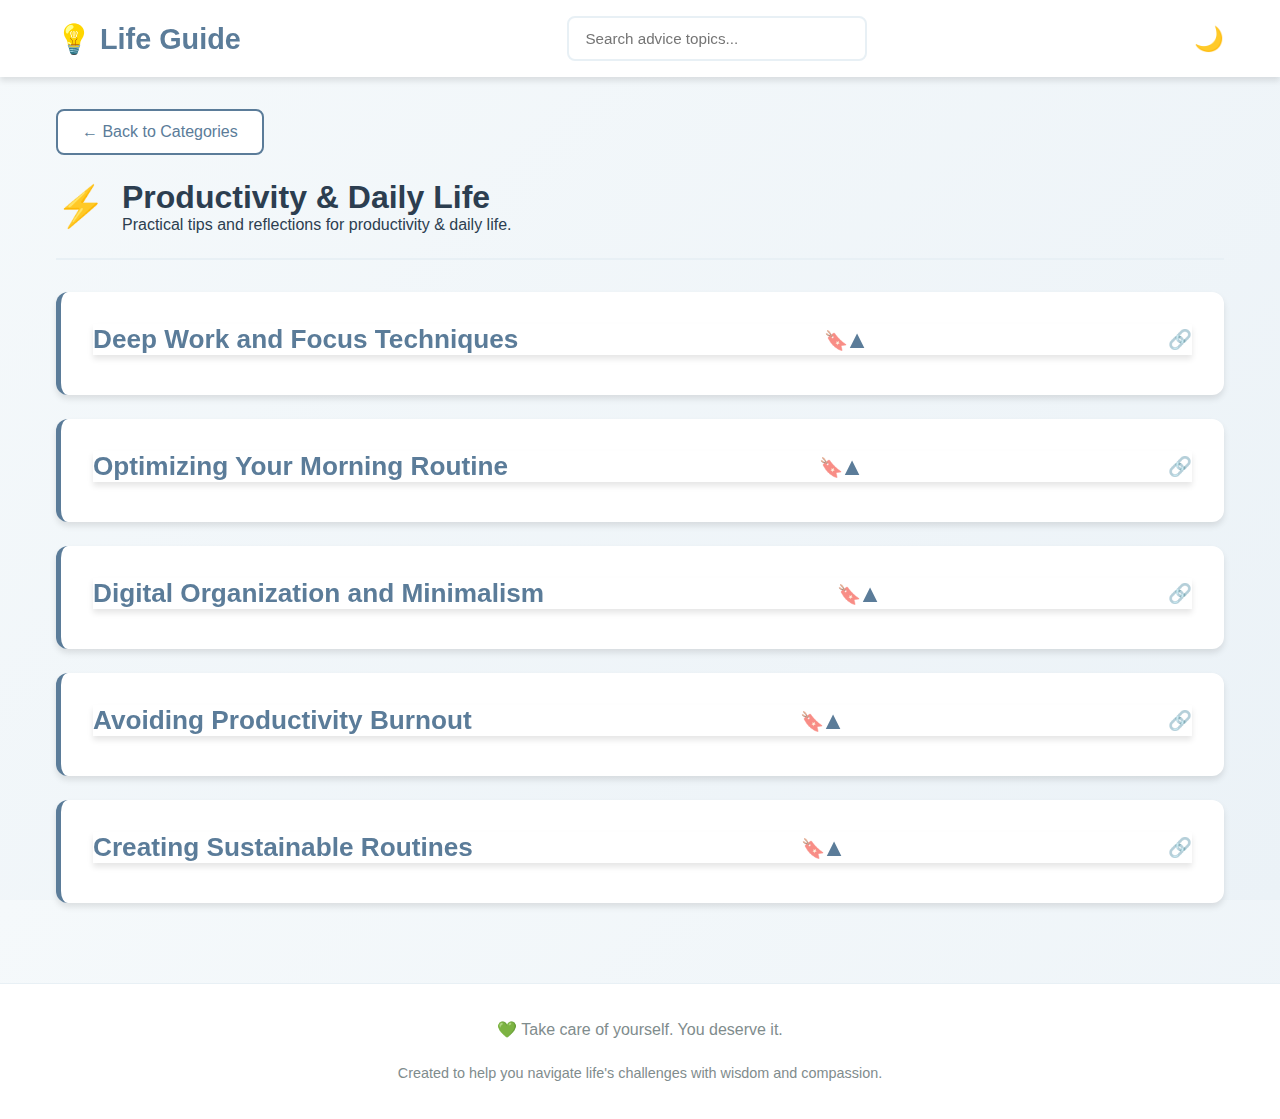
<file: pages/productivity.html>
<!DOCTYPE html>
<html lang="en">
<head>
  <meta charset="UTF-8">
  <meta name="viewport" content="width=device-width, initial-scale=1.0">
  <title>Productivity & Daily Life - Life Advice Guide</title>
  <link rel="stylesheet" href="../assets/css/style.css">
</head>
<body>
  <header>
    <nav>
      <a href="../index.html" class="logo">💡 Life Guide</a>
      <div class="search-container">
        <input type="text" id="search-input" class="search-input" placeholder="Search advice topics...">
      </div>
      <div class="nav-controls">
        <button id="theme-toggle" class="theme-toggle">🌙</button>
        <button id="menu-toggle" class="menu-toggle"><span></span><span></span><span></span></button>
      </div>
    </nav>
  </header>
  <main>
    <div class="container">
      <a href="../index.html" class="back-btn">← Back to Categories</a>
      <div class="page-header" id="page-header"></div>
      <section class="advice-list" id="advice-list"></section>
    </div>
  </main>
  <footer>
    <p>💚 Take care of yourself. You deserve it.</p>
    <p style="font-size: 0.9rem; margin-top: 1rem;">Created to help you navigate life's challenges with wisdom and compassion.</p>
  </footer>
  <script src="../assets/js/data.js"></script>
  <script src="../assets/js/main.js"></script>
  <script>
    document.addEventListener('DOMContentLoaded', () => {
      const path = window.location.pathname;
      const match = path.match(/\/pages\/([^.]+)\.html/);
      const categoryId = match ? match[1] : null;
      const category = adviceData[categoryId];
      const items = (category && category.advice) || [];
      document.title = category ? category.title + ' - Life Advice Guide' : 'Life Advice Guide';
      const header = document.getElementById('page-header');
      if (category) {
        header.innerHTML = `<span class="page-icon">${category.emoji}</span><div><h1>${category.title}</h1><p class="lead">Practical tips and reflections for ${category.title.toLowerCase()}.</p></div>`;
      }
      const listContainer = document.getElementById('advice-list');
      if (!category) {
        listContainer.innerHTML = `<p style="text-align: center; padding: 2rem;">Category not found. <a href="../index.html">Return home</a></p>`;
      } else if (items.length === 0) {
        listContainer.innerHTML = '<p>No advice items found for this category yet.</p>';
      } else {
        listContainer.innerHTML = items.map((item) => `<article class="advice-item collapsed" data-id="${item.id}"><header class="advice-title" role="button" tabindex="0"><h3>${item.title}</h3><div class="advice-title-right"><button class="bookmark-btn" data-id="${item.id}">🔖</button><span class="collapse-icon">▶</span></div></header><div class="advice-content" hidden><p class="advice-problem"><strong>Problem:</strong> ${item.problem}</p><p class="advice-description">${item.description}</p><h4>Steps to Take</h4><ol class="advice-steps">${item.steps.map(step => `<li>${step}</li>`).join('')}</ol>${item.reflection ? `<div class="advice-reflection"><strong>Reflect:</strong> ${item.reflection}</div>` : ''}${item.quote ? `<blockquote class="advice-quote">${item.quote}</blockquote>` : ''}</div></article>`).join('');
      }
      if (typeof setupCollapsibleItems === 'function') setupCollapsibleItems();
      if (typeof setupBookmarking === 'function') setupBookmarking();
    });
  </script>
</body>
</html>
</file>
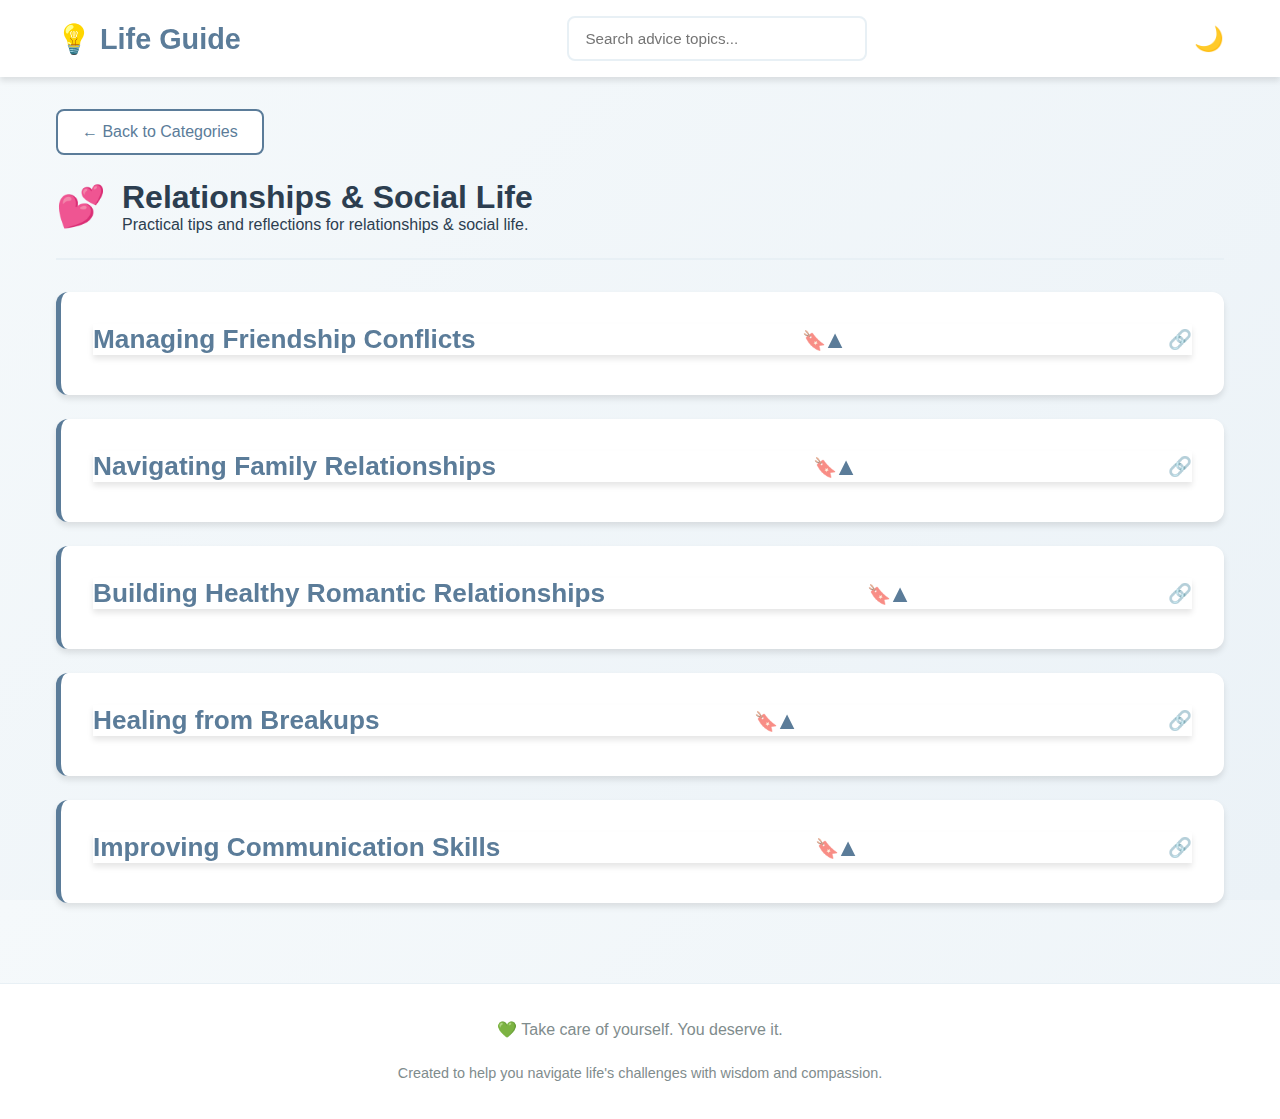
<file: pages/relationships.html>
<!DOCTYPE html>
<html lang="en">
<head>
  <meta charset="UTF-8">
  <meta name="viewport" content="width=device-width, initial-scale=1.0">
  <title>Relationships - Life Advice Guide</title>
  <link rel="stylesheet" href="../assets/css/style.css">
</head>
<body>
  <!-- Header & Navigation -->
  <header>
    <nav>
      <a href="../index.html" class="logo">
        💡 Life Guide
      </a>
      
      <div class="search-container">
        <input 
          type="text" 
          id="search-input" 
          class="search-input" 
          placeholder="Search advice topics..."
        >
      </div>

      <div class="nav-controls">
        <button id="theme-toggle" class="theme-toggle" title="Toggle dark mode">🌙</button>
        <button id="menu-toggle" class="menu-toggle" title="Toggle menu">
          <span></span>
          <span></span>
          <span></span>
        </button>
      </div>
    </nav>
  </header>

  <!-- Main Content -->
  <main>
    <div class="container">
      <!-- Back Button -->
      <a href="../index.html" class="back-btn">← Back to Categories</a>

      <!-- Page Header -->
      <div class="page-header" id="page-header">
        <!-- Generated by JavaScript -->
      </div>

      <!-- Advice List -->
      <section class="advice-list" id="advice-list">
        <!-- Generated by JavaScript -->
      </section>
    </div>
  </main>

  <!-- Footer -->
  <footer>
    <p>💚 Take care of yourself. You deserve it.</p>
    <p style="font-size: 0.9rem; margin-top: 1rem;">
      Created to help you navigate life's challenges with wisdom and compassion.
    </p>
  </footer>

  <!-- Scripts -->
  <script src="../assets/js/data.js"></script>
  <script src="../assets/js/main.js"></script>
  
  <script>
    // Load category content
    document.addEventListener('DOMContentLoaded', () => {
      // Get category ID from URL
      const path = window.location.pathname;
      const match = path.match(/\/pages\/([^.]+)\.html/);
      const categoryId = match ? match[1] : null;

      const category = adviceData[categoryId];
      const items = (category && category.advice) || [];
      document.title = category ? category.title + ' - Life Advice Guide' : 'Life Advice Guide';
      const header = document.getElementById('page-header');
      if (category) {
        header.innerHTML = `<span class="page-icon">${category.emoji}</span><div><h1>${category.title}</h1><p class="lead">Practical tips and reflections for ${category.title.toLowerCase()}.</p></div>`;
      }
      const listContainer = document.getElementById('advice-list');
      if (!category) {
        listContainer.innerHTML = `<p style="text-align: center; padding: 2rem;">Category not found. <a href="../index.html">Return home</a></p>`;
        return;
      }
      if (items.length === 0) {
        listContainer.innerHTML = '<p>No advice items found for this category yet.</p>';
      } else {
        listContainer.innerHTML = items.map((item) => `<article class="advice-item collapsed" data-id="${item.id}"><header class="advice-title" role="button" tabindex="0"><h3>${item.title}</h3><div class="advice-title-right"><button class="bookmark-btn" data-id="${item.id}">🔖</button><span class="collapse-icon">▶</span></div></header><div class="advice-content" hidden><p class="advice-problem"><strong>Problem:</strong> ${item.problem}</p><p class="advice-description">${item.description}</p><h4>Steps to Take</h4><ol class="advice-steps">${item.steps.map(step => `<li>${step}</li>`).join('')}</ol>${item.reflection ? `<div class="advice-reflection"><strong>Reflect:</strong> ${item.reflection}</div>` : ''}${item.quote ? `<blockquote class="advice-quote">${item.quote}</blockquote>` : ''}</div></article>`).join('');
      }
      if (typeof setupCollapsibleItems === 'function') setupCollapsibleItems();
      if (typeof setupBookmarking === 'function') setupBookmarking();
    });
  </script>
</body>
</html>
</file>
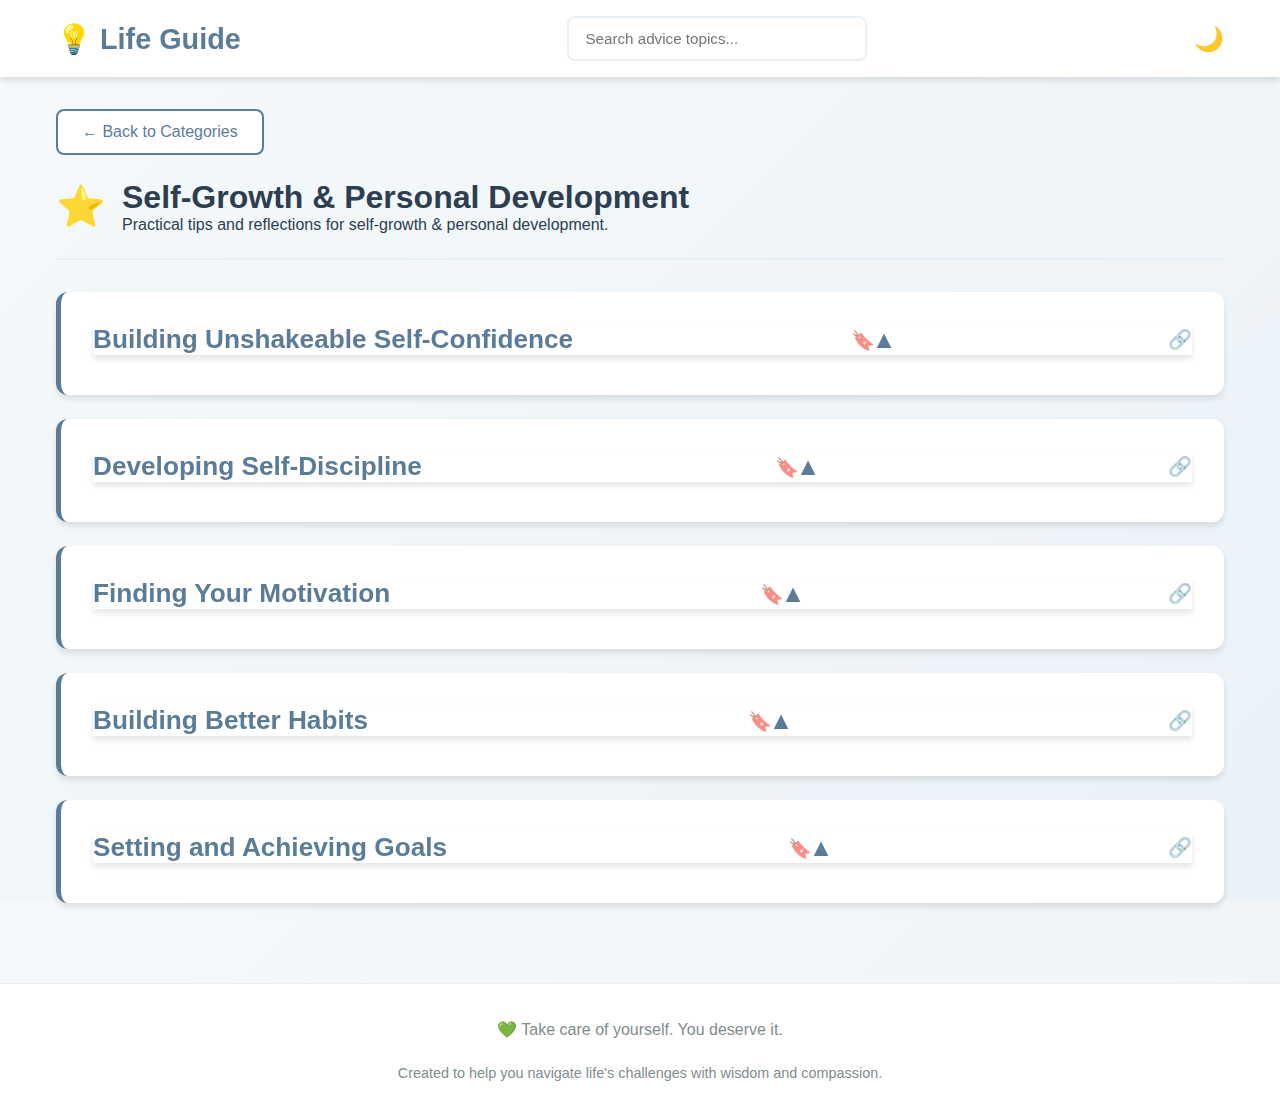
<file: pages/self-growth.html>
<!DOCTYPE html>
<html lang="en">
<head>
  <meta charset="UTF-8">
  <meta name="viewport" content="width=device-width, initial-scale=1.0">
  <title>Self-Growth - Life Advice Guide</title>
  <link rel="stylesheet" href="../assets/css/style.css">
</head>
<body>
  <!-- Header & Navigation -->
  <header>
    <nav>
      <a href="../index.html" class="logo">
        💡 Life Guide
      </a>
      
      <div class="search-container">
        <input 
          type="text" 
          id="search-input" 
          class="search-input" 
          placeholder="Search advice topics..."
        >
      </div>

      <div class="nav-controls">
        <button id="theme-toggle" class="theme-toggle" title="Toggle dark mode">🌙</button>
        <button id="menu-toggle" class="menu-toggle" title="Toggle menu">
          <span></span>
          <span></span>
          <span></span>
        </button>
      </div>
    </nav>
  </header>

  <!-- Main Content -->
  <main>
    <div class="container">
      <!-- Back Button -->
      <a href="../index.html" class="back-btn">← Back to Categories</a>

      <!-- Page Header -->
      <div class="page-header" id="page-header">
        <!-- Generated by JavaScript -->
      </div>

      <!-- Advice List -->
      <section class="advice-list" id="advice-list">
        <!-- Generated by JavaScript -->
      </section>
    </div>
  </main>

  <!-- Footer -->
  <footer>
    <p>💚 Take care of yourself. You deserve it.</p>
    <p style="font-size: 0.9rem; margin-top: 1rem;">
      Created to help you navigate life's challenges with wisdom and compassion.
    </p>
  </footer>

  <!-- Scripts -->
  <script src="../assets/js/data.js"></script>
  <script src="../assets/js/main.js"></script>
  
  <script>
    // Load category content
    document.addEventListener('DOMContentLoaded', () => {
      // Get category ID from URL
      const path = window.location.pathname;
      const match = path.match(/\/pages\/([^.]+)\.html/);
      const categoryId = match ? match[1] : null;

      const category = adviceData[categoryId];
      const items = (category && category.advice) || [];
      document.title = category ? category.title + ' - Life Advice Guide' : 'Life Advice Guide';
      const header = document.getElementById('page-header');
      if (category) {
        header.innerHTML = `<span class="page-icon">${category.emoji}</span><div><h1>${category.title}</h1><p class="lead">Practical tips and reflections for ${category.title.toLowerCase()}.</p></div>`;
      }
      const listContainer = document.getElementById('advice-list');
      if (!category) {
        listContainer.innerHTML = `<p style="text-align: center; padding: 2rem;">Category not found. <a href="../index.html">Return home</a></p>`;
        return;
      }
      if (items.length === 0) {
        listContainer.innerHTML = '<p>No advice items found for this category yet.</p>';
      } else {
        listContainer.innerHTML = items.map((item) => `<article class="advice-item collapsed" data-id="${item.id}"><header class="advice-title" role="button" tabindex="0"><h3>${item.title}</h3><div class="advice-title-right"><button class="bookmark-btn" data-id="${item.id}">🔖</button><span class="collapse-icon">▶</span></div></header><div class="advice-content" hidden><p class="advice-problem"><strong>Problem:</strong> ${item.problem}</p><p class="advice-description">${item.description}</p><h4>Steps to Take</h4><ol class="advice-steps">${item.steps.map(step => `<li>${step}</li>`).join('')}</ol>${item.reflection ? `<div class="advice-reflection"><strong>Reflect:</strong> ${item.reflection}</div>` : ''}${item.quote ? `<blockquote class="advice-quote">${item.quote}</blockquote>` : ''}</div></article>`).join('');
      }
      if (typeof setupCollapsibleItems === 'function') setupCollapsibleItems();
      if (typeof setupBookmarking === 'function') setupBookmarking();
    });
  </script>
</body>
</html>
</file>
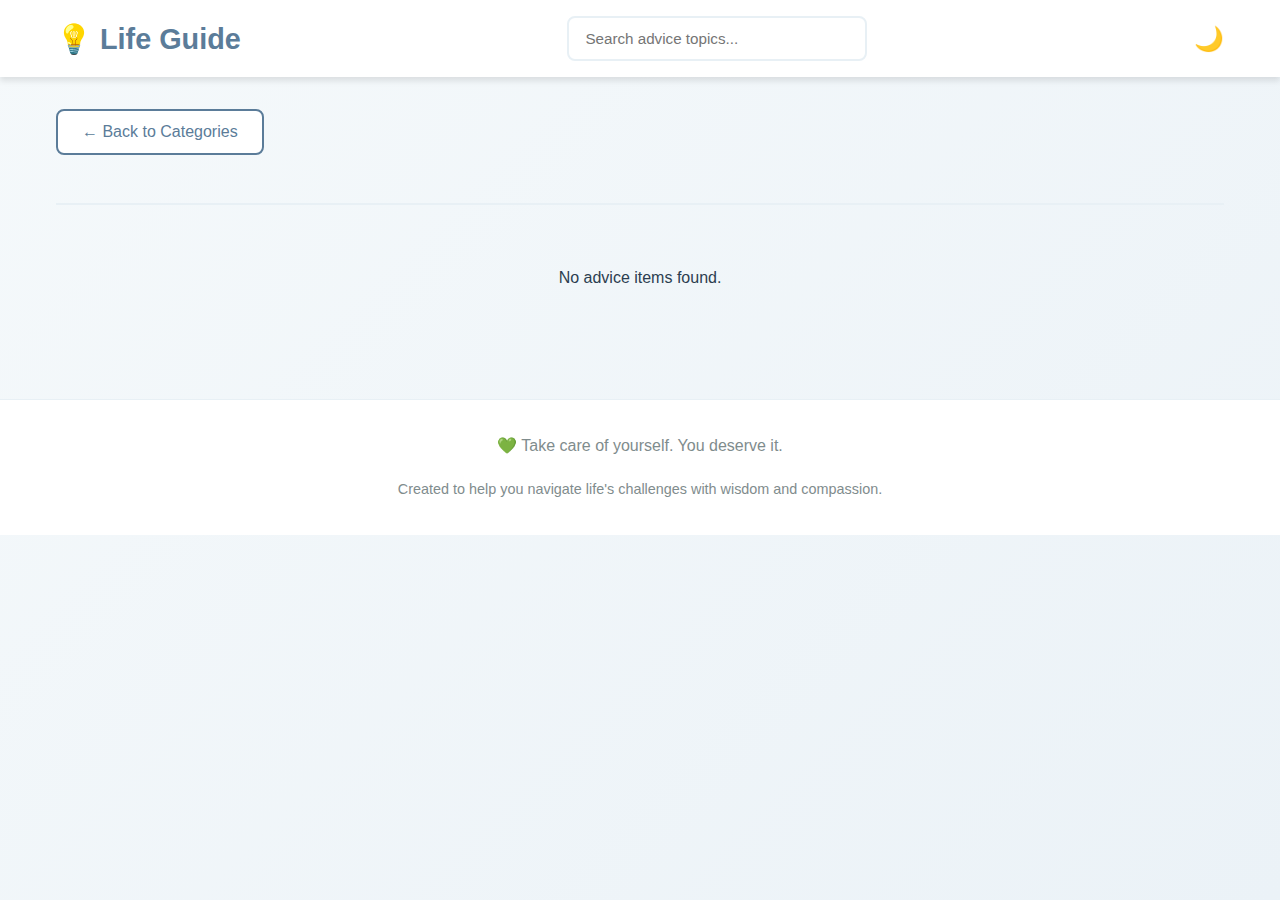
<file: pages/stress.html>
<!DOCTYPE html>
<html lang="en">
<head>
  <meta charset="UTF-8">
  <meta name="viewport" content="width=device-width, initial-scale=1.0">
  <title>Stress Management - Life Advice Guide</title>
  <link rel="stylesheet" href="../assets/css/style.css">
</head>
<body>
  <header>
    <nav>
      <a href="../index.html" class="logo">💡 Life Guide</a>
      <div class="search-container">
        <input type="text" id="search-input" class="search-input" placeholder="Search advice topics...">
      </div>
      <div class="nav-controls">
        <button id="theme-toggle" class="theme-toggle">🌙</button>
        <button id="menu-toggle" class="menu-toggle"><span></span><span></span><span></span></button>
      </div>
    </nav>
  </header>
  <main>
    <div class="container">
      <a href="../index.html" class="back-btn">← Back to Categories</a>
      <div class="page-header" id="page-header"></div>
      <section class="advice-list" id="advice-list"></section>
    </div>
  </main>
  <footer>
    <p>💚 Take care of yourself. You deserve it.</p>
    <p style="font-size: 0.9rem; margin-top: 1rem;">Created to help you navigate life's challenges with wisdom and compassion.</p>
  </footer>
  <script src="../assets/js/data.js"></script>
  <script src="../assets/js/main.js"></script>
  <script>
    document.addEventListener('DOMContentLoaded', () => {
      const path = window.location.pathname;
      const match = path.match(/\/pages\/([^.]+)\.html/);
      const categoryId = match ? match[1] : null;
      const category = adviceData[categoryId];
      const items = category ? category.advice || [] : [];
      document.title = category ? category.title + ' - Life Advice Guide' : 'Life Advice Guide';
      const header = document.getElementById('page-header');
      if (category) {
        header.innerHTML = `<span class="page-icon">${category.emoji}</span><div><h1>${category.title}</h1><p class="lead">Practical tips and reflections for ${category.title.toLowerCase()}.</p></div>`;
      }
      const listContainer = document.getElementById('advice-list');
      if (items.length > 0) {
        listContainer.innerHTML = items.map((item) => `<article class="advice-item collapsed" data-id="${item.id}"><header class="advice-title" role="button" tabindex="0"><h3>${item.title}</h3><div class="advice-title-right"><button class="bookmark-btn" data-id="${item.id}">🔖</button><span class="collapse-icon">▶</span></div></header><div class="advice-content" hidden><p class="advice-problem"><strong>Problem:</strong> ${item.problem}</p><p class="advice-description">${item.description}</p><h4>Steps to Take</h4><ol class="advice-steps">${item.steps.map(step => `<li>${step}</li>`).join('')}</ol>${item.reflection ? `<div class="advice-reflection"><strong>Reflect:</strong> ${item.reflection}</div>` : ''}${item.quote ? `<blockquote class="advice-quote">${item.quote}</blockquote>` : ''}</div></article>`).join('');
      } else {
        listContainer.innerHTML = '<p style="text-align: center; padding: 2rem;">No advice items found.</p>';
      }
      if (typeof setupCollapsibleItems === 'function') setupCollapsibleItems();
      if (typeof setupBookmarking === 'function') setupBookmarking();
    });
  </script>
</body>
</html>
</file>
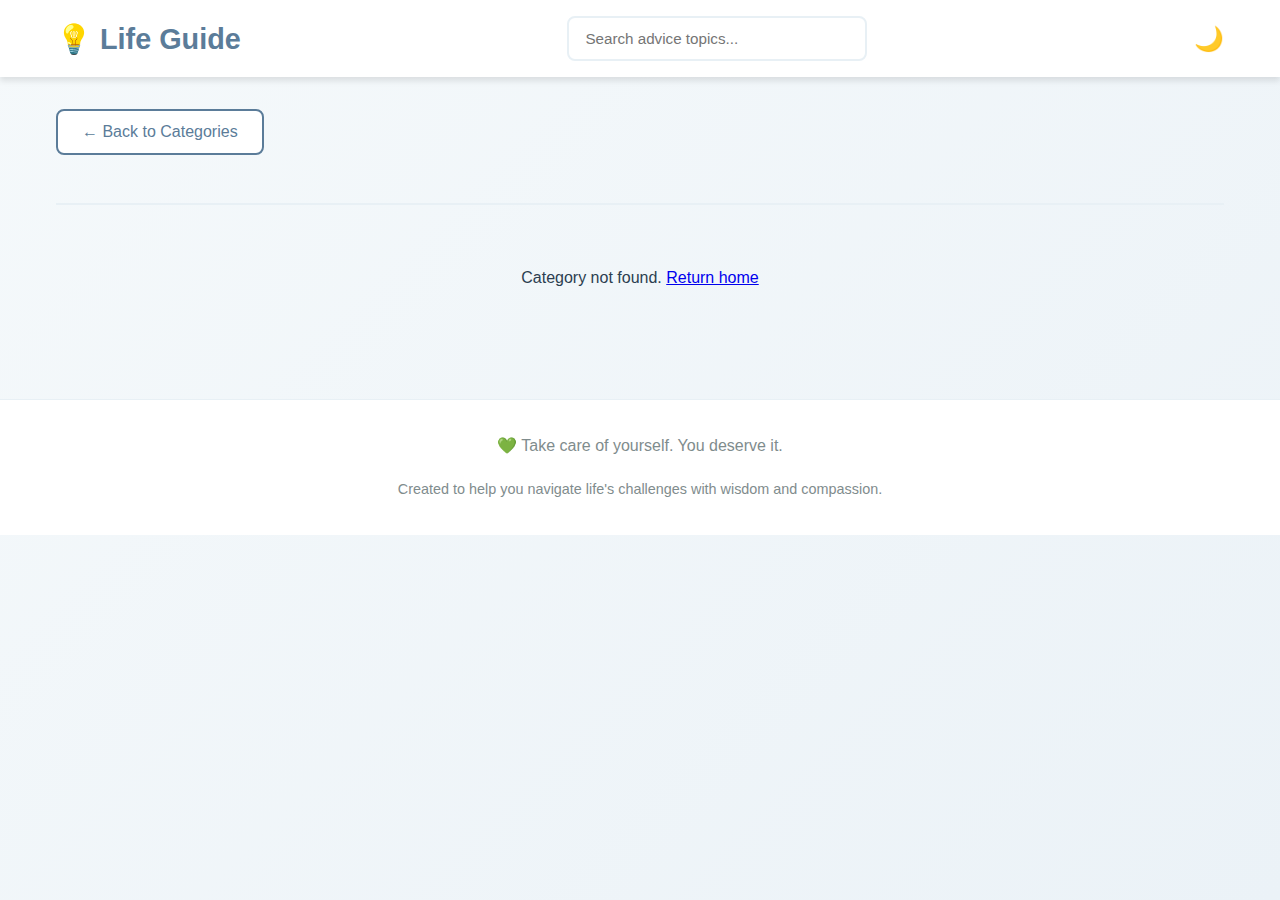
<file: pages/studies.html>
<!DOCTYPE html>
<html lang="en">
<head>
  <meta charset="UTF-8">
  <meta name="viewport" content="width=device-width, initial-scale=1.0">
  <title>Studies & Learning - Life Advice Guide</title>
  <link rel="stylesheet" href="../assets/css/style.css">
</head>
<body>
  <!-- Header & Navigation -->
  <header>
    <nav>
      <a href="../index.html" class="logo">
        💡 Life Guide
      </a>
      
      <div class="search-container">
        <input 
          type="text" 
          id="search-input" 
          class="search-input" 
          placeholder="Search advice topics..."
        >
      </div>

      <div class="nav-controls">
        <button id="theme-toggle" class="theme-toggle" title="Toggle dark mode">🌙</button>
        <button id="menu-toggle" class="menu-toggle" title="Toggle menu">
          <span></span>
          <span></span>
          <span></span>
        </button>
      </div>
    </nav>
  </header>

  <!-- Main Content -->
  <main>
    <div class="container">
      <!-- Back Button -->
      <a href="../index.html" class="back-btn">← Back to Categories</a>

      <!-- Page Header -->
      <div class="page-header" id="page-header">
        <!-- Generated by JavaScript -->
      </div>

      <!-- Advice List -->
      <section class="advice-list" id="advice-list">
        <!-- Generated by JavaScript -->
      </section>
    </div>
  </main>

  <!-- Footer -->
  <footer>
    <p>💚 Take care of yourself. You deserve it.</p>
    <p style="font-size: 0.9rem; margin-top: 1rem;">
      Created to help you navigate life's challenges with wisdom and compassion.
    </p>
  </footer>

  <!-- Scripts -->
  <script src="../assets/js/data.js"></script>
  <script src="../assets/js/main.js"></script>
  
  <script>
    // Load category content
    document.addEventListener('DOMContentLoaded', () => {
      // Get category ID from URL
      const path = window.location.pathname;
      const match = path.match(/\/pages\/([^.]+)\.html/);
      const categoryId = match ? match[1] : null;

      const category = adviceData[categoryId];
      const items = (category && category.advice) || [];
      document.title = category ? category.title + ' - Life Advice Guide' : 'Life Advice Guide';
      const header = document.getElementById('page-header');
      if (category) {
        header.innerHTML = `<span class="page-icon">${category.emoji}</span><div><h1>${category.title}</h1><p class="lead">Practical tips and reflections for ${category.title.toLowerCase()}.</p></div>`;
      }
      const listContainer = document.getElementById('advice-list');
      if (!category) {
        listContainer.innerHTML = `<p style="text-align: center; padding: 2rem;">Category not found. <a href="../index.html">Return home</a></p>`;
        return;
      }
      if (items.length === 0) {
        listContainer.innerHTML = '<p>No advice items found for this category yet.</p>';
      } else {
        listContainer.innerHTML = items.map((item) => `<article class="advice-item collapsed" data-id="${item.id}"><header class="advice-title" role="button" tabindex="0"><h3>${item.title}</h3><div class="advice-title-right"><button class="bookmark-btn" data-id="${item.id}">🔖</button><span class="collapse-icon">▶</span></div></header><div class="advice-content" hidden><p class="advice-problem"><strong>Problem:</strong> ${item.problem}</p><p class="advice-description">${item.description}</p><h4>Steps to Take</h4><ol class="advice-steps">${item.steps.map(step => `<li>${step}</li>`).join('')}</ol>${item.reflection ? `<div class="advice-reflection"><strong>Reflect:</strong> ${item.reflection}</div>` : ''}${item.quote ? `<blockquote class="advice-quote">${item.quote}</blockquote>` : ''}</div></article>`).join('');
      }
      if (typeof setupCollapsibleItems === 'function') setupCollapsibleItems();
      if (typeof setupBookmarking === 'function') setupBookmarking();
    });
  </script>
</body>
</html>
</file>
<file: assets/css/style.css>
/* Life Advice Guide - Main Stylesheet */

:root {
  --primary-color: #5B7C99;
  --secondary-color: #F5F5F5;
  --accent-light: #E8F0F5;
  --text-dark: #2C3E50;
  --text-light: #7F8C8D;
  --success-color: #27AE60;
  --warning-color: #E74C3C;
  --transition: all 0.3s ease;
  --shadow: 0 4px 6px rgba(0, 0, 0, 0.1);
  --shadow-hover: 0 8px 12px rgba(0, 0, 0, 0.15);
}

* {
  margin: 0;
  padding: 0;
  box-sizing: border-box;
}

html, body {
  height: 100%;
}

body {
  font-family: 'Segoe UI', Tahoma, Geneva, Verdana, sans-serif;
  color: var(--text-dark);
  background: linear-gradient(135deg, #F5F9FB 0%, #EBF2F7 100%);
  min-height: 100vh;
  transition: var(--transition);
}

body.dark-mode {
  background: linear-gradient(135deg, #1A1A2E 0%, #16213E 100%);
  color: #ECF0F1;
  --text-dark: #ECF0F1;
  --text-light: #BDC3C7;
  --accent-light: #2C3E50;
  --secondary-color: #34495E;
}

/* Header & Navigation */
header {
  background: white;
  box-shadow: var(--shadow);
  position: sticky;
  top: 0;
  z-index: 1000;
  transition: var(--transition);
}

body.dark-mode header {
  background: #1A1A2E;
  border-bottom: 1px solid #34495E;
}

nav {
  max-width: 1200px;
  margin: 0 auto;
  padding: 1rem;
  display: flex;
  justify-content: space-between;
  align-items: center;
}

.logo {
  font-size: 1.8rem;
  font-weight: 700;
  color: var(--primary-color);
  text-decoration: none;
  display: flex;
  align-items: center;
  gap: 0.5rem;
}

.nav-controls {
  display: flex;
  gap: 1.5rem;
  align-items: center;
}

.theme-toggle, .menu-toggle {
  background: none;
  border: none;
  font-size: 1.5rem;
  cursor: pointer;
  color: var(--primary-color);
  transition: var(--transition);
}

.theme-toggle:hover, .menu-toggle:hover {
  transform: scale(1.2);
}

.menu-toggle {
  display: none;
  flex-direction: column;
  gap: 0.4rem;
  width: 30px;
}

.menu-toggle span {
  width: 100%;
  height: 3px;
  background: var(--primary-color);
  border-radius: 3px;
  transition: var(--transition);
}

/* Search Bar */
.search-container {
  flex: 1;
  max-width: 300px;
  margin: 0 2rem;
}

.search-input {
  width: 100%;
  padding: 0.75rem 1rem;
  border: 2px solid #E8F0F5;
  border-radius: 8px;
  font-size: 0.95rem;
  transition: var(--transition);
  background: white;
  color: var(--text-dark);
}

body.dark-mode .search-input {
  background: #34495E;
  border-color: #2C3E50;
  color: white;
}

.search-input:focus {
  outline: none;
  border-color: var(--primary-color);
  box-shadow: 0 0 0 3px rgba(91, 124, 153, 0.1);
}

/* Main Container */
.container {
  max-width: 1200px;
  margin: 0 auto;
  padding: 2rem 1rem;
}

/* Home Page */
.hero {
  text-align: center;
  margin-bottom: 4rem;
  animation: fadeInDown 0.6s ease;
}

.hero h1 {
  font-size: 3rem;
  margin-bottom: 1rem;
  background: linear-gradient(135deg, #5B7C99, #7A9FBD);
  -webkit-background-clip: text;
  -webkit-text-fill-color: transparent;
  background-clip: text;
}

body.dark-mode .hero h1 {
  background: linear-gradient(135deg, #7A9FBD, #9BBDD4);
  -webkit-background-clip: text;
  -webkit-text-fill-color: transparent;
  background-clip: text;
}

.hero p {
  font-size: 1.2rem;
  color: var(--text-light);
  margin-bottom: 2rem;
}

/* Categories Grid */
.categories-grid {
  display: grid;
  grid-template-columns: repeat(auto-fit, minmax(300px, 1fr));
  gap: 2rem;
  margin-bottom: 3rem;
  animation: fadeInUp 0.6s ease;
}

.category-card {
  background: white;
  border-radius: 12px;
  padding: 2rem;
  text-align: center;
  cursor: pointer;
  transition: var(--transition);
  box-shadow: var(--shadow);
  border-left: 5px solid transparent;
}

body.dark-mode .category-card {
  background: #34495E;
}

.category-card:hover {
  transform: translateY(-8px);
  box-shadow: var(--shadow-hover);
}

.category-icon {
  font-size: 3.5rem;
  margin-bottom: 1rem;
  display: inline-block;
}

.category-title {
  font-size: 1.5rem;
  margin-bottom: 0.5rem;
  color: var(--text-dark);
}

.category-description {
  color: var(--text-light);
  font-size: 0.95rem;
  line-height: 1.5;
}

/* Category Page */
.page-header {
  display: flex;
  align-items: center;
  gap: 1rem;
  margin-bottom: 2rem;
  padding-bottom: 1.5rem;
  border-bottom: 2px solid #E8F0F5;
}

.page-icon {
  font-size: 2.5rem;
}

.page-header h1 {
  font-size: 2rem;
  color: var(--text-dark);
}

.back-btn {
  display: inline-flex;
  align-items: center;
  gap: 0.5rem;
  padding: 0.75rem 1.5rem;
  background: white;
  color: var(--primary-color);
  border: 2px solid var(--primary-color);
  border-radius: 8px;
  cursor: pointer;
  font-size: 1rem;
  text-decoration: none;
  transition: var(--transition);
  margin-bottom: 1.5rem;
}

body.dark-mode .back-btn {
  background: #34495E;
  color: #7A9FBD;
  border-color: #7A9FBD;
}

.back-btn:hover {
  background: var(--primary-color);
  color: white;
}

/* Advice Items */
.advice-list {
  display: grid;
  gap: 1.5rem;
  animation: fadeInUp 0.6s ease;
}

.advice-item {
  background: white;
  border-radius: 12px;
  padding: 2rem;
  border-left: 5px solid var(--primary-color);
  box-shadow: var(--shadow);
  transition: var(--transition);
}

body.dark-mode .advice-item {
  background: #34495E;
}

.advice-item:hover {
  box-shadow: var(--shadow-hover);
  transform: translateX(4px);
}

.advice-item.collapsed {
  cursor: pointer;
}

.advice-title {
  font-size: 1.4rem;
  color: var(--primary-color);
  margin-bottom: 0.5rem;
  display: flex;
  justify-content: space-between;
  align-items: center;
}

.advice-item.collapsed .advice-title {
  cursor: pointer;
  user-select: none;
}

.collapse-icon {
  font-size: 1.2rem;
  transition: transform 0.3s ease;
  display: inline-block;
}

.advice-item.collapsed .collapse-icon {
  transform: rotate(-90deg);
}

.advice-item.expanded .collapse-icon {
  transform: rotate(0deg);
}

.advice-problem {
  font-weight: 600;
  color: var(--text-light);
  margin-bottom: 0.5rem;
  font-size: 0.95rem;
}

.advice-description {
  color: var(--text-light);
  margin-bottom: 1rem;
  line-height: 1.6;
}

.advice-content {
  max-height: 1000px;
  overflow: hidden;
  transition: max-height 0.3s ease;
}

.advice-item.collapsed .advice-content {
  max-height: 0;
}

.advice-steps {
  list-style: none;
  margin: 1rem 0;
}

.advice-steps li {
  padding: 0.75rem 0 0.75rem 2rem;
  position: relative;
  line-height: 1.6;
  color: var(--text-dark);
}

.advice-steps li:before {
  content: '✓';
  position: absolute;
  left: 0;
  color: var(--success-color);
  font-weight: bold;
}

.advice-quote {
  background: var(--accent-light);
  padding: 1.5rem;
  border-left: 4px solid var(--primary-color);
  border-radius: 4px;
  font-style: italic;
  margin: 1rem 0 0 0;
  color: var(--text-dark);
  line-height: 1.6;
}

body.dark-mode .advice-quote {
  background: rgba(91, 124, 153, 0.1);
}

/* Search Results */
.search-results {
  animation: fadeInUp 0.6s ease;
}

.search-results-header {
  margin-bottom: 2rem;
  padding-bottom: 1rem;
  border-bottom: 2px solid #E8F0F5;
}

.search-results-header h2 {
  font-size: 1.5rem;
  margin-bottom: 0.5rem;
}

.results-count {
  color: var(--text-light);
}

.no-results {
  text-align: center;
  padding: 3rem;
  color: var(--text-light);
}

.no-results-emoji {
  font-size: 3rem;
  margin-bottom: 1rem;
}

.result-item {
  background: white;
  border-radius: 12px;
  padding: 1.5rem;
  margin-bottom: 1rem;
  border-left: 5px solid var(--primary-color);
  box-shadow: var(--shadow);
  transition: var(--transition);
}

body.dark-mode .result-item {
  background: #34495E;
}

.result-category {
  display: inline-block;
  background: var(--accent-light);
  color: var(--primary-color);
  padding: 0.3rem 0.8rem;
  border-radius: 20px;
  font-size: 0.85rem;
  margin-bottom: 0.5rem;
}

body.dark-mode .result-category {
  background: rgba(91, 124, 153, 0.2);
}

.result-item h3 {
  color: var(--primary-color);
  margin: 0.5rem 0;
}

.result-item p {
  color: var(--text-light);
  margin: 0.5rem 0;
  line-height: 1.5;
}

/* Random Advice Widget */
.random-advice-widget {
  background: linear-gradient(135deg, #5B7C99, #7A9FBD);
  color: white;
  border-radius: 12px;
  padding: 2rem;
  margin-bottom: 3rem;
  text-align: center;
  box-shadow: var(--shadow-hover);
  animation: fadeInDown 0.6s ease;
}

.random-advice-widget h2 {
  margin-bottom: 1rem;
  font-size: 1.5rem;
}

.random-advice-content {
  text-align: left;
  margin-bottom: 1.5rem;
}

.random-advice-title {
  font-size: 1.2rem;
  font-weight: 600;
  margin-bottom: 0.5rem;
}

.random-advice-text {
  line-height: 1.6;
  opacity: 0.95;
}

.random-btn {
  background: white;
  color: #5B7C99;
  border: none;
  padding: 0.75rem 1.5rem;
  border-radius: 8px;
  cursor: pointer;
  font-weight: 600;
  transition: var(--transition);
}

.random-btn:hover {
  transform: scale(1.05);
  box-shadow: 0 4px 8px rgba(0, 0, 0, 0.2);
}

/* Footer */
footer {
  background: white;
  color: var(--text-light);
  text-align: center;
  padding: 2rem;
  margin-top: 3rem;
  border-top: 1px solid #E8F0F5;
}

body.dark-mode footer {
  background: #1A1A2E;
  border-top: 1px solid #34495E;
}

footer p {
  line-height: 1.8;
}

footer a {
  color: var(--primary-color);
  text-decoration: none;
  transition: var(--transition);
}

footer a:hover {
  text-decoration: underline;
}

/* Animations */
@keyframes fadeInDown {
  from {
    opacity: 0;
    transform: translateY(-20px);
  }
  to {
    opacity: 1;
    transform: translateY(0);
  }
}

@keyframes fadeInUp {
  from {
    opacity: 0;
    transform: translateY(20px);
  }
  to {
    opacity: 1;
    transform: translateY(0);
  }
}

@keyframes pulse {
  0%, 100% {
    opacity: 1;
  }
  50% {
    opacity: 0.7;
  }
}

/* Responsive Design */
@media (max-width: 768px) {
  .menu-toggle {
    display: flex;
  }

  nav {
    justify-content: space-between;
  }

  .search-container {
    max-width: 100%;
    margin: 1rem 0;
    order: 3;
    flex-basis: 100%;
  }

  nav {
    flex-wrap: wrap;
  }

  .hero h1 {
    font-size: 2rem;
  }

  .categories-grid {
    grid-template-columns: 1fr;
  }

  .page-header {
    flex-direction: column;
    align-items: flex-start;
  }

  .page-header h1 {
    font-size: 1.5rem;
  }

  .advice-title {
    font-size: 1.1rem;
  }

  .container {
    padding: 1rem;
  }

  .advice-item {
    padding: 1.5rem;
  }
}

@media (max-width: 480px) {
  .hero h1 {
    font-size: 1.5rem;
  }

  .hero p {
    font-size: 1rem;
  }

  .category-icon {
    font-size: 2.5rem;
  }

  .category-title {
    font-size: 1.2rem;
  }

  .page-icon {
    font-size: 2rem;
  }

  .page-header h1 {
    font-size: 1.3rem;
  }

  .random-advice-widget {
    padding: 1.5rem;
  }

  .random-advice-title {
    font-size: 1rem;
  }
}

.bookmark-btn {
  background: none;
  border: none;
  font-size: 1.2rem;
  cursor: pointer;
  margin-left: 1rem;
  transition: var(--transition);
  opacity: 0.6;
}

.bookmark-btn:hover {
  opacity: 1;
  transform: scale(1.2);
}

.bookmark-btn.bookmarked {
  opacity: 1;
  color: #FF6B6B;
}

/* Mood Selector */
.mood-widget {
  background: linear-gradient(135deg, #667eea, #764ba2);
  color: white;
  border-radius: 12px;
  padding: 2rem;
  margin-bottom: 3rem;
  text-align: center;
  box-shadow: var(--shadow-hover);
  animation: fadeInDown 0.6s ease;
}

.mood-widget h2 {
  margin-bottom: 1rem;
  font-size: 1.3rem;
}

.mood-widget p {
  margin-bottom: 1.5rem;
  opacity: 0.95;
}

.mood-btn {
  background: white;
  color: #667eea;
  border: none;
  padding: 0.75rem 2rem;
  border-radius: 8px;
  cursor: pointer;
  font-weight: 600;
  font-size: 1rem;
  transition: var(--transition);
}

.mood-btn:hover {
  transform: scale(1.05);
  box-shadow: 0 4px 8px rgba(0, 0, 0, 0.2);
}

#mood-suggestions {
  margin-top: 2rem;
}

.mood-response {
  background: white;
  color: var(--text-dark);
  padding: 2rem;
  border-radius: 12px;
  box-shadow: var(--shadow);
}

body.dark-mode .mood-response {
  background: #34495E;
}

.mood-suggestion-card {
  display: flex;
  align-items: center;
  gap: 1rem;
  padding: 1rem;
  background: var(--accent-light);
  border-radius: 8px;
  text-decoration: none;
  color: var(--text-dark);
  transition: var(--transition);
  border-left: 4px solid var(--primary-color);
}

body.dark-mode .mood-suggestion-card {
  background: rgba(91, 124, 153, 0.1);
}

.mood-suggestion-card:hover {
  transform: translateX(8px);
  box-shadow: var(--shadow);
}

.mood-suggestion-card span:first-child {
  font-size: 1.8rem;
}

.mood-suggestion-card span:last-child {
  flex: 1;
  text-align: left;
  font-weight: 600;
}

.mood-suggestion-card span:nth-child(3) {
  color: var(--primary-color);
  font-weight: bold;
}
</file>
